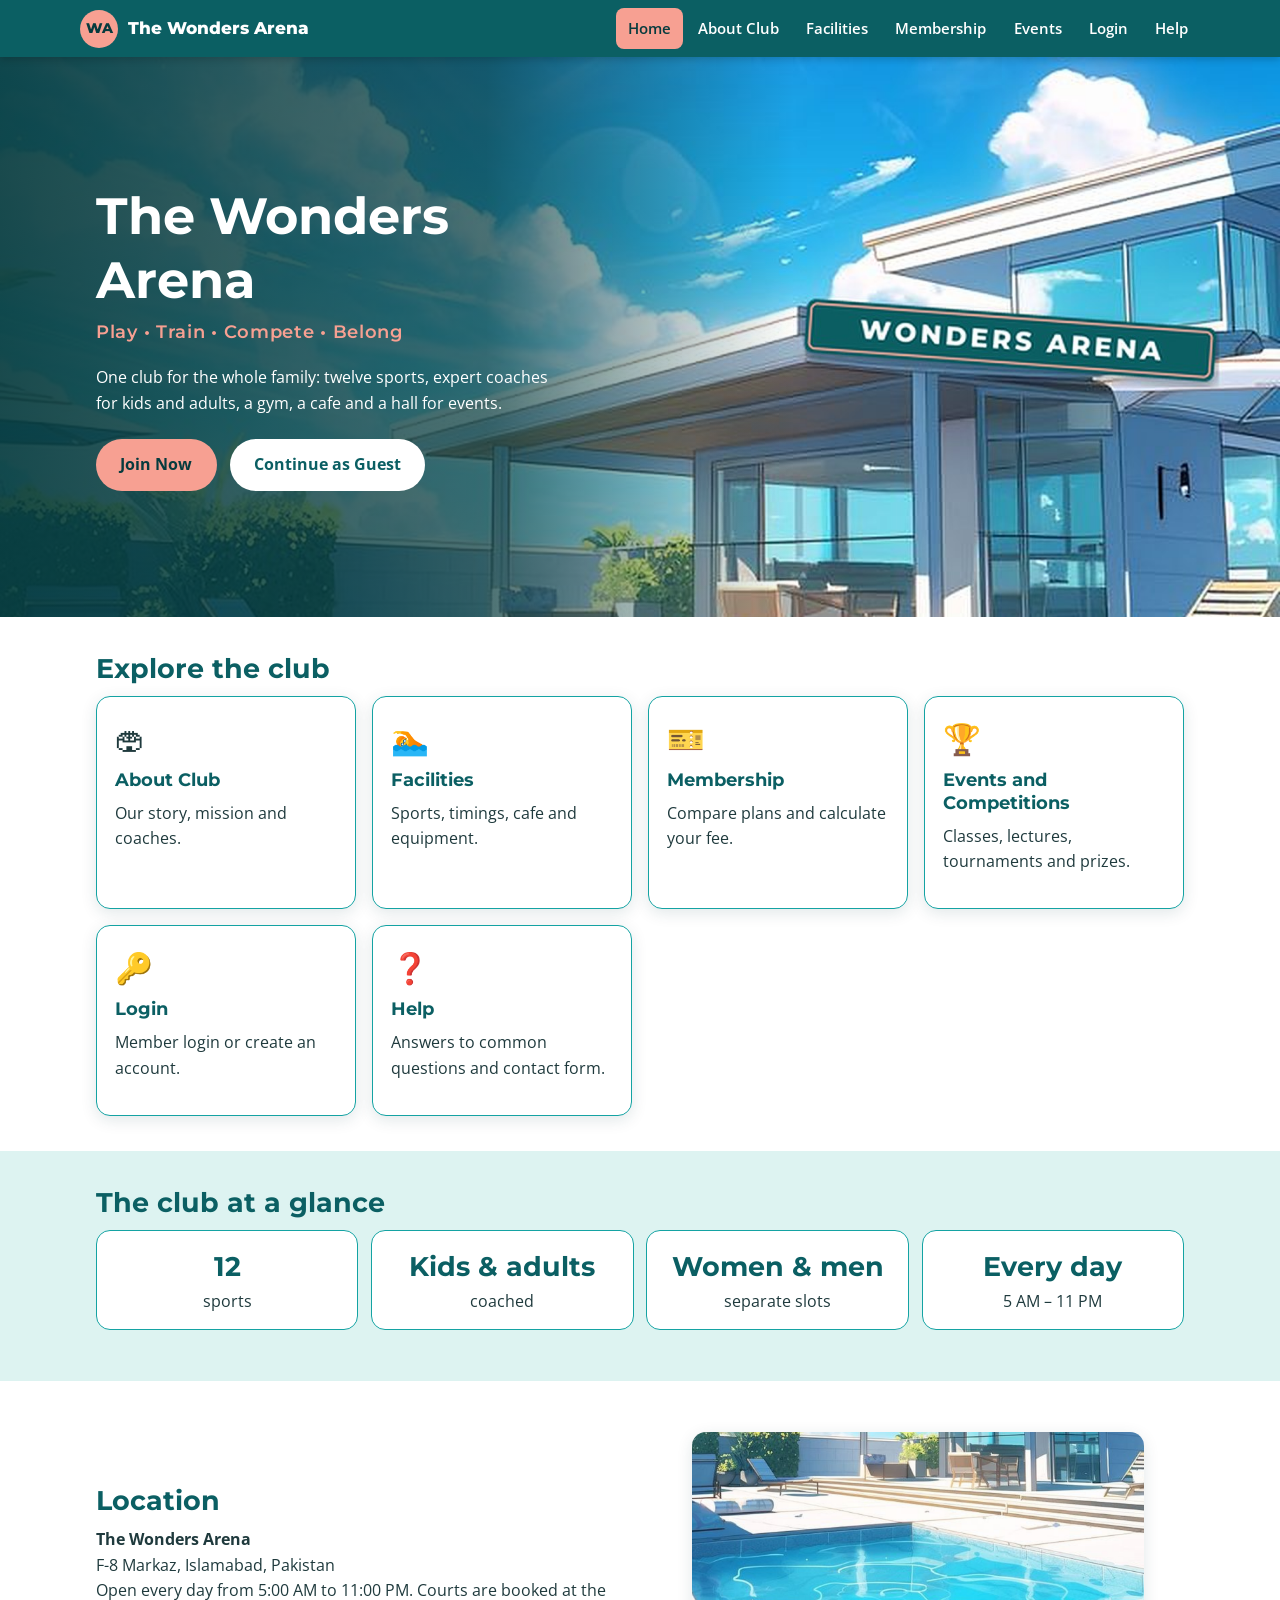
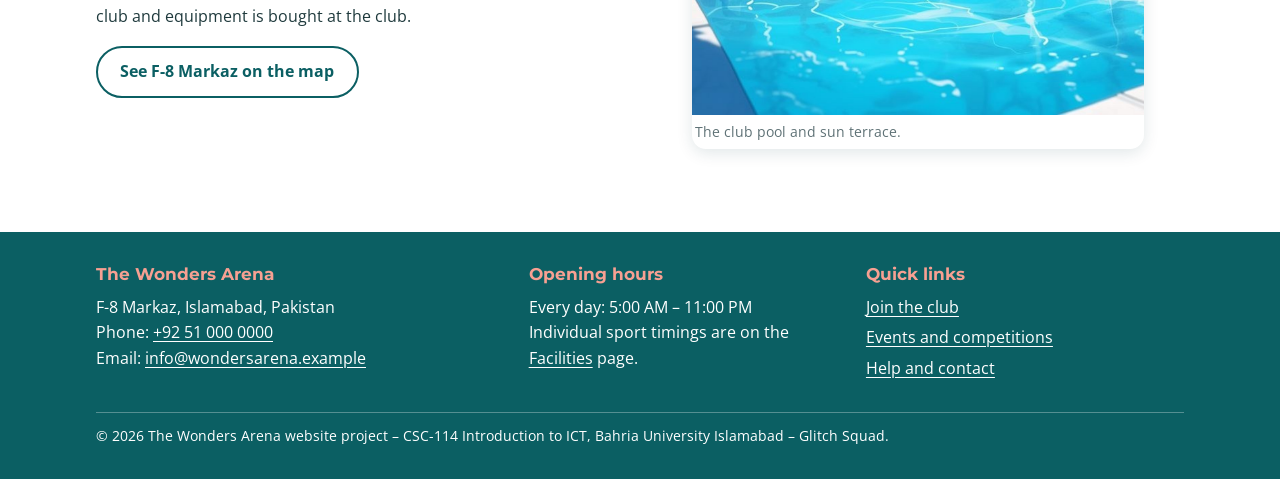
<file: index.html>
<!DOCTYPE html>
<html lang="en">
<head>
  <meta charset="utf-8">
  <meta name="viewport" content="width=device-width, initial-scale=1">
  <title>The Wonders Arena | Multi-sport club in F-8 Markaz, Islamabad</title>
  <meta name="description" content="The Wonders Arena: a multi-sport club in F-8 Markaz, Islamabad. Play, train, compete and belong.">
  <link rel="preconnect" href="https://fonts.googleapis.com">
  <link rel="preconnect" href="https://fonts.gstatic.com" crossorigin>
  <link rel="stylesheet" href="https://fonts.googleapis.com/css2?family=Montserrat:wght@600;700;800&amp;family=Open+Sans:wght@400;600;700&amp;display=swap">
  <link rel="stylesheet" href="css/style.css">
  <link rel="icon" href="images/favicon.svg" type="image/svg+xml">
</head>
<body>
  <a class="skip-link" href="#main">Skip to main content</a>
  <header class="site-header">
    <div class="header-bar">
      <a class="logo" href="index.html" aria-label="The Wonders Arena, home page">
        <span class="logo-mark" aria-hidden="true">WA</span>
        <span>The Wonders Arena</span>
      </a>
    </div>
    <nav id="site-nav" class="main-nav" aria-label="Main navigation">
      <ul>
        <li><a href="index.html" aria-current="page">Home</a></li>
        <li><a href="about.html">About Club</a></li>
        <li><a href="facilities.html">Facilities</a></li>
        <li><a href="membership.html">Membership</a></li>
        <li><a href="events.html">Events</a></li>
        <li><a href="login.html">Login</a></li>
        <li><a href="help.html">Help</a></li>
      </ul>
    </nav>
  </header>

  <main id="main">

    <section class="hero" aria-labelledby="hero-title">
      <div class="hero-media">
        <img src="images/hero.jpg" width="1472" height="1954" alt="Sunlit swimming pool in front of a modern clubhouse with the Wonders Arena sign on the roof edge">
      </div>
      <div class="hero-content">
        <h1 id="hero-title">The Wonders Arena</h1>
        <p class="tagline">Play &bull; Train &bull; Compete &bull; Belong</p>
        <p class="hero-text">One club for the whole family: twelve sports, expert coaches for kids and adults, a gym, a cafe and a hall for events.</p>
        <div class="btn-row">
          <a class="btn btn-primary" href="membership.html#signup">Join Now</a>
          <a class="btn btn-light" href="about.html">Continue as Guest</a>
        </div>
      </div>
    </section>

    <section class="section" aria-labelledby="explore-title">
      <div class="container">
        <h2 id="explore-title">Explore the club</h2>
        <div class="card-grid">
          <a class="card card-link" href="about.html"><span class="icon" aria-hidden="true">&#127967;</span><h3>About Club</h3><p>Our story, mission and coaches.</p></a>
          <a class="card card-link" href="facilities.html"><span class="icon" aria-hidden="true">&#127946;</span><h3>Facilities</h3><p>Sports, timings, cafe and equipment.</p></a>
          <a class="card card-link" href="membership.html"><span class="icon" aria-hidden="true">&#127915;</span><h3>Membership</h3><p>Compare plans and calculate your fee.</p></a>
          <a class="card card-link" href="events.html"><span class="icon" aria-hidden="true">&#127942;</span><h3>Events and Competitions</h3><p>Classes, lectures, tournaments and prizes.</p></a>
          <a class="card card-link" href="login.html"><span class="icon" aria-hidden="true">&#128273;</span><h3>Login</h3><p>Member login or create an account.</p></a>
          <a class="card card-link" href="help.html"><span class="icon" aria-hidden="true">&#10067;</span><h3>Help</h3><p>Answers to common questions and contact form.</p></a>
        </div>
      </div>
    </section>

    <section class="section section-mint" aria-labelledby="glance-title">
      <div class="container">
        <h2 id="glance-title">The club at a glance</h2>
        <div class="stats">
          <p class="stat"><strong>12</strong> sports</p>
          <p class="stat"><strong>Kids &amp; adults</strong> coached</p>
          <p class="stat"><strong>Women &amp; men</strong> separate slots</p>
          <p class="stat"><strong>Every day</strong> 5 AM &ndash; 11 PM</p>
        </div>
      </div>
    </section>

    <section class="section" aria-labelledby="location-title">
      <div class="container two-col">
        <div>
          <h2 id="location-title">Location</h2>
          <address>
            <strong>The Wonders Arena</strong><br>
            F-8 Markaz, Islamabad, Pakistan
          </address>
          <p>Open every day from 5:00 AM to 11:00 PM. Courts are booked at the club and equipment is bought at the club.</p>
          <a class="btn btn-outline" href="https://www.openstreetmap.org/search?query=F-8%20Markaz%2C%20Islamabad">See F-8 Markaz on the map</a>
        </div>
        <figure class="figure-img">
          <img src="images/pool.jpg" width="1472" height="834" loading="lazy" alt="Clear blue club swimming pool with sun loungers beside the clubhouse">
          <figcaption>The club pool and sun terrace.</figcaption>
        </figure>
      </div>
    </section>

  </main>

  <footer class="site-footer">
    <div class="container">
      <div class="footer-grid">
        <div>
          <h2>The Wonders Arena</h2>
          <address>
            F-8 Markaz, Islamabad, Pakistan<br>
            Phone: <a href="tel:+92510000000">+92 51 000 0000</a><br>
            Email: <a href="mailto:info@wondersarena.example">info@wondersarena.example</a>
          </address>
        </div>
        <div>
          <h2>Opening hours</h2>
          <p>Every day: 5:00 AM &ndash; 11:00 PM<br>Individual sport timings are on the <a href="facilities.html">Facilities</a> page.</p>
        </div>
        <div>
          <h2>Quick links</h2>
          <ul>
            <li><a href="membership.html">Join the club</a></li>
            <li><a href="events.html">Events and competitions</a></li>
            <li><a href="help.html">Help and contact</a></li>
          </ul>
        </div>
      </div>
      <p class="copyright">&copy; 2026 The Wonders Arena website project &ndash; CSC-114 Introduction to ICT, Bahria University Islamabad &ndash; Glitch Squad.</p>
    </div>
  </footer>
</body></html>
</file>
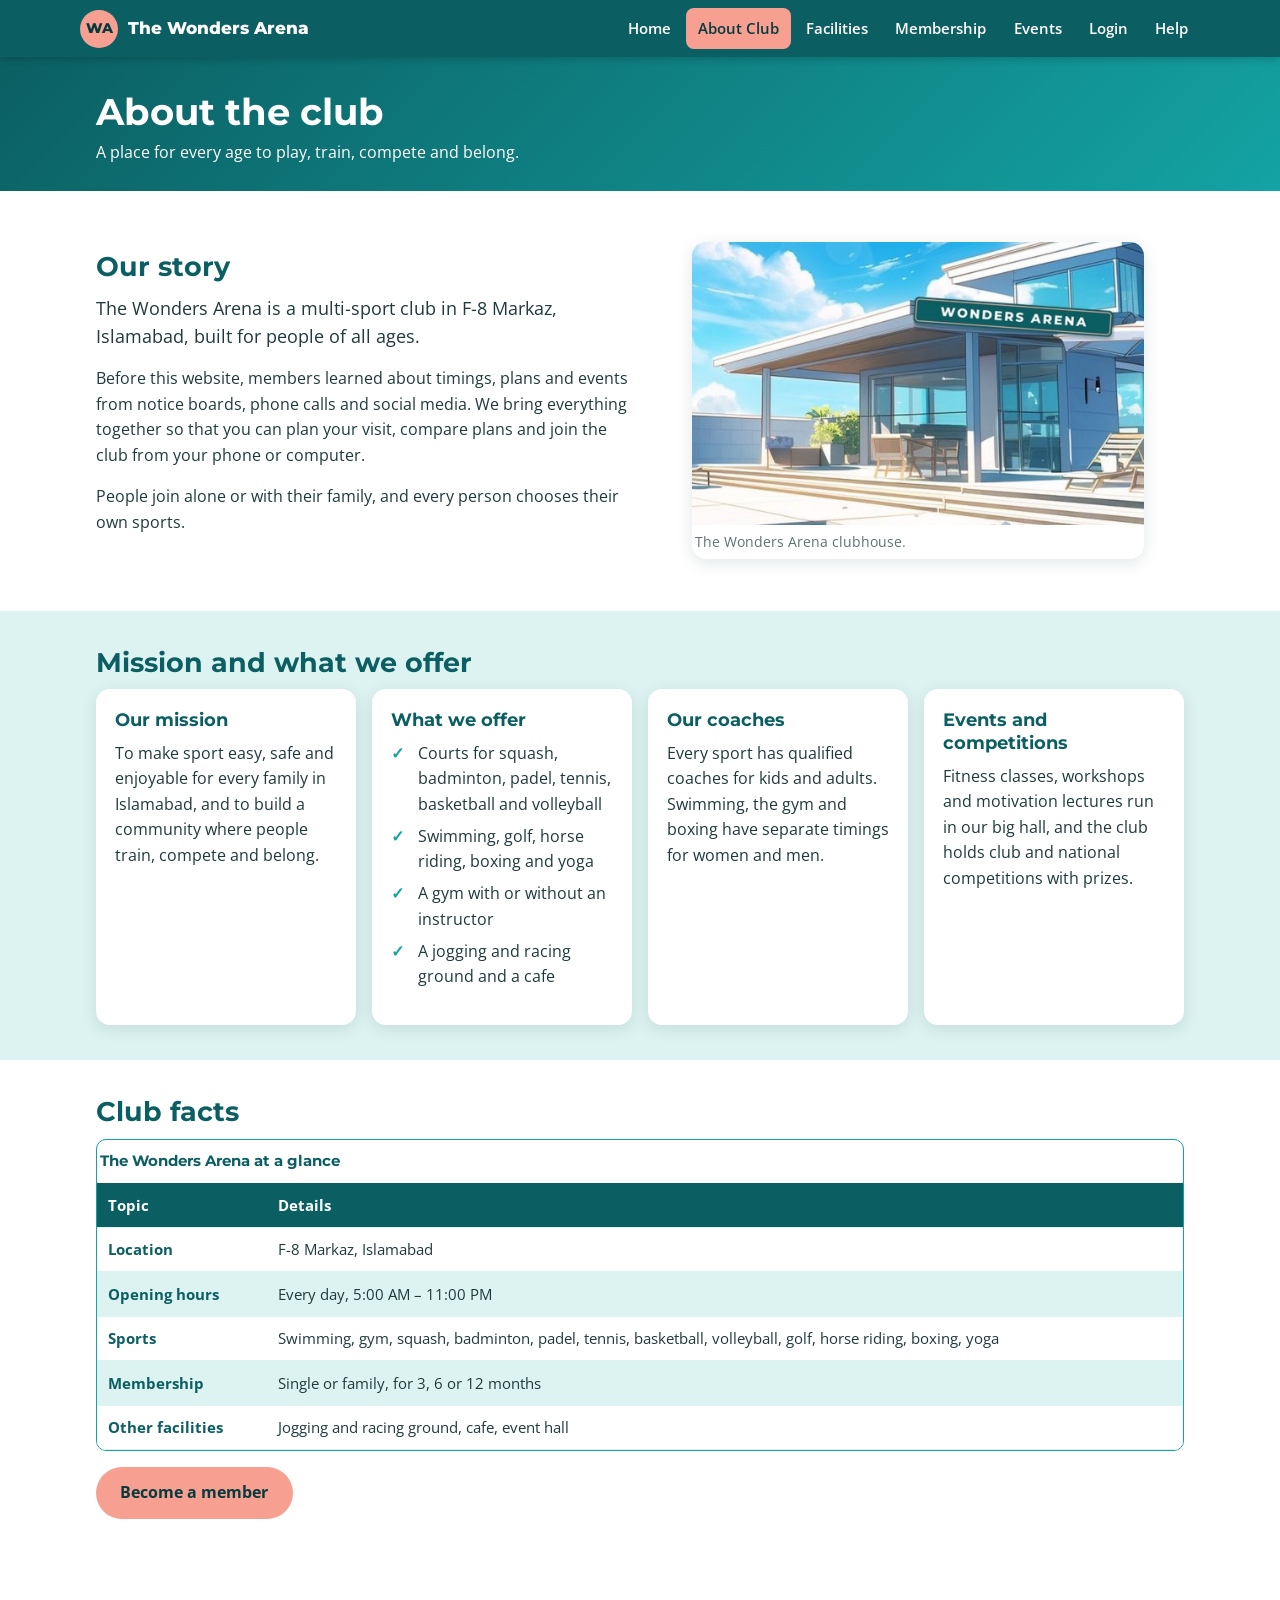
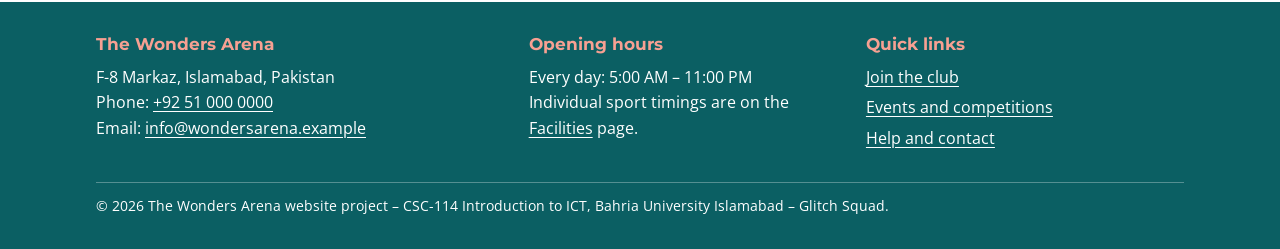
<file: about.html>
<!DOCTYPE html>
<html lang="en">
<head>
  <meta charset="utf-8">
  <meta name="viewport" content="width=device-width, initial-scale=1">
  <title>About Club | The Wonders Arena</title>
  <meta name="description" content="The story, mission, facilities and coaches of The Wonders Arena sports club in Islamabad.">
  <link rel="preconnect" href="https://fonts.googleapis.com">
  <link rel="preconnect" href="https://fonts.gstatic.com" crossorigin>
  <link rel="stylesheet" href="https://fonts.googleapis.com/css2?family=Montserrat:wght@600;700;800&amp;family=Open+Sans:wght@400;600;700&amp;display=swap">
  <link rel="stylesheet" href="css/style.css">
  <link rel="icon" href="images/favicon.svg" type="image/svg+xml">
</head>
<body>
  <a class="skip-link" href="#main">Skip to main content</a>
  <header class="site-header">
    <div class="header-bar">
      <a class="logo" href="index.html" aria-label="The Wonders Arena, home page">
        <span class="logo-mark" aria-hidden="true">WA</span>
        <span>The Wonders Arena</span>
      </a>
    </div>
    <nav id="site-nav" class="main-nav" aria-label="Main navigation">
      <ul>
        <li><a href="index.html">Home</a></li>
        <li><a href="about.html" aria-current="page">About Club</a></li>
        <li><a href="facilities.html">Facilities</a></li>
        <li><a href="membership.html">Membership</a></li>
        <li><a href="events.html">Events</a></li>
        <li><a href="login.html">Login</a></li>
        <li><a href="help.html">Help</a></li>
      </ul>
    </nav>
  </header>

  <main id="main">
    <section class="page-title">
      <div class="container">
        <h1>About the club</h1>
        <p>A place for every age to play, train, compete and belong.</p>
      </div>
    </section>

    <section class="section">
      <div class="container two-col">
        <div>
          <h2>Our story</h2>
          <p class="lead">The Wonders Arena is a multi-sport club in F-8 Markaz, Islamabad, built for people of all ages.</p>
          <p>Before this website, members learned about timings, plans and events from notice boards, phone calls and social media. We bring everything together so that you can plan your visit, compare plans and join the club from your phone or computer.</p>
          <p>People join alone or with their family, and every person chooses their own sports.</p>
        </div>
        <figure class="figure-img">
          <img src="images/clubhouse.jpg" width="1072" height="680" alt="Modern Wonders Arena clubhouse with a covered terrace, pool and sun loungers">
          <figcaption>The Wonders Arena clubhouse.</figcaption>
        </figure>
      </div>
    </section>

    <section class="section section-mint" aria-labelledby="pillars-title">
      <div class="container">
        <h2 id="pillars-title">Mission and what we offer</h2>
        <div class="card-grid">
          <article class="card"><h3>Our mission</h3><p>To make sport easy, safe and enjoyable for every family in Islamabad, and to build a community where people train, compete and belong.</p></article>
          <article class="card">
            <h3>What we offer</h3>
            <ul class="check-list">
              <li>Courts for squash, badminton, padel, tennis, basketball and volleyball</li>
              <li>Swimming, golf, horse riding, boxing and yoga</li>
              <li>A gym with or without an instructor</li>
              <li>A jogging and racing ground and a cafe</li>
            </ul>
          </article>
          <article class="card"><h3>Our coaches</h3><p>Every sport has qualified coaches for kids and adults. Swimming, the gym and boxing have separate timings for women and men.</p></article>
          <article class="card"><h3>Events and competitions</h3><p>Fitness classes, workshops and motivation lectures run in our big hall, and the club holds club and national competitions with prizes.</p></article>
        </div>
      </div>
    </section>

    <section class="section" aria-labelledby="facts-title">
      <div class="container">
        <h2 id="facts-title">Club facts</h2>
        <div class="table-wrap" role="region" aria-label="Club facts table" tabindex="0">
          <table>
            <caption>The Wonders Arena at a glance</caption>
            <thead><tr><th scope="col">Topic</th><th scope="col">Details</th></tr></thead>
            <tbody>
              <tr><th scope="row">Location</th><td>F-8 Markaz, Islamabad</td></tr>
              <tr><th scope="row">Opening hours</th><td>Every day, 5:00 AM &ndash; 11:00 PM</td></tr>
              <tr><th scope="row">Sports</th><td>Swimming, gym, squash, badminton, padel, tennis, basketball, volleyball, golf, horse riding, boxing, yoga</td></tr>
              <tr><th scope="row">Membership</th><td>Single or family, for 3, 6 or 12 months</td></tr>
              <tr><th scope="row">Other facilities</th><td>Jogging and racing ground, cafe, event hall</td></tr>
            </tbody>
          </table>
        </div>
        <p><a class="btn btn-primary" href="membership.html#signup">Become a member</a></p>
      </div>
    </section>

  </main>

  <footer class="site-footer">
    <div class="container">
      <div class="footer-grid">
        <div>
          <h2>The Wonders Arena</h2>
          <address>
            F-8 Markaz, Islamabad, Pakistan<br>
            Phone: <a href="tel:+92510000000">+92 51 000 0000</a><br>
            Email: <a href="mailto:info@wondersarena.example">info@wondersarena.example</a>
          </address>
        </div>
        <div>
          <h2>Opening hours</h2>
          <p>Every day: 5:00 AM &ndash; 11:00 PM<br>Individual sport timings are on the <a href="facilities.html">Facilities</a> page.</p>
        </div>
        <div>
          <h2>Quick links</h2>
          <ul>
            <li><a href="membership.html">Join the club</a></li>
            <li><a href="events.html">Events and competitions</a></li>
            <li><a href="help.html">Help and contact</a></li>
          </ul>
        </div>
      </div>
      <p class="copyright">&copy; 2026 The Wonders Arena website project &ndash; CSC-114 Introduction to ICT, Bahria University Islamabad &ndash; Glitch Squad.</p>
    </div>
  </footer>
</body>
</html>
</file>
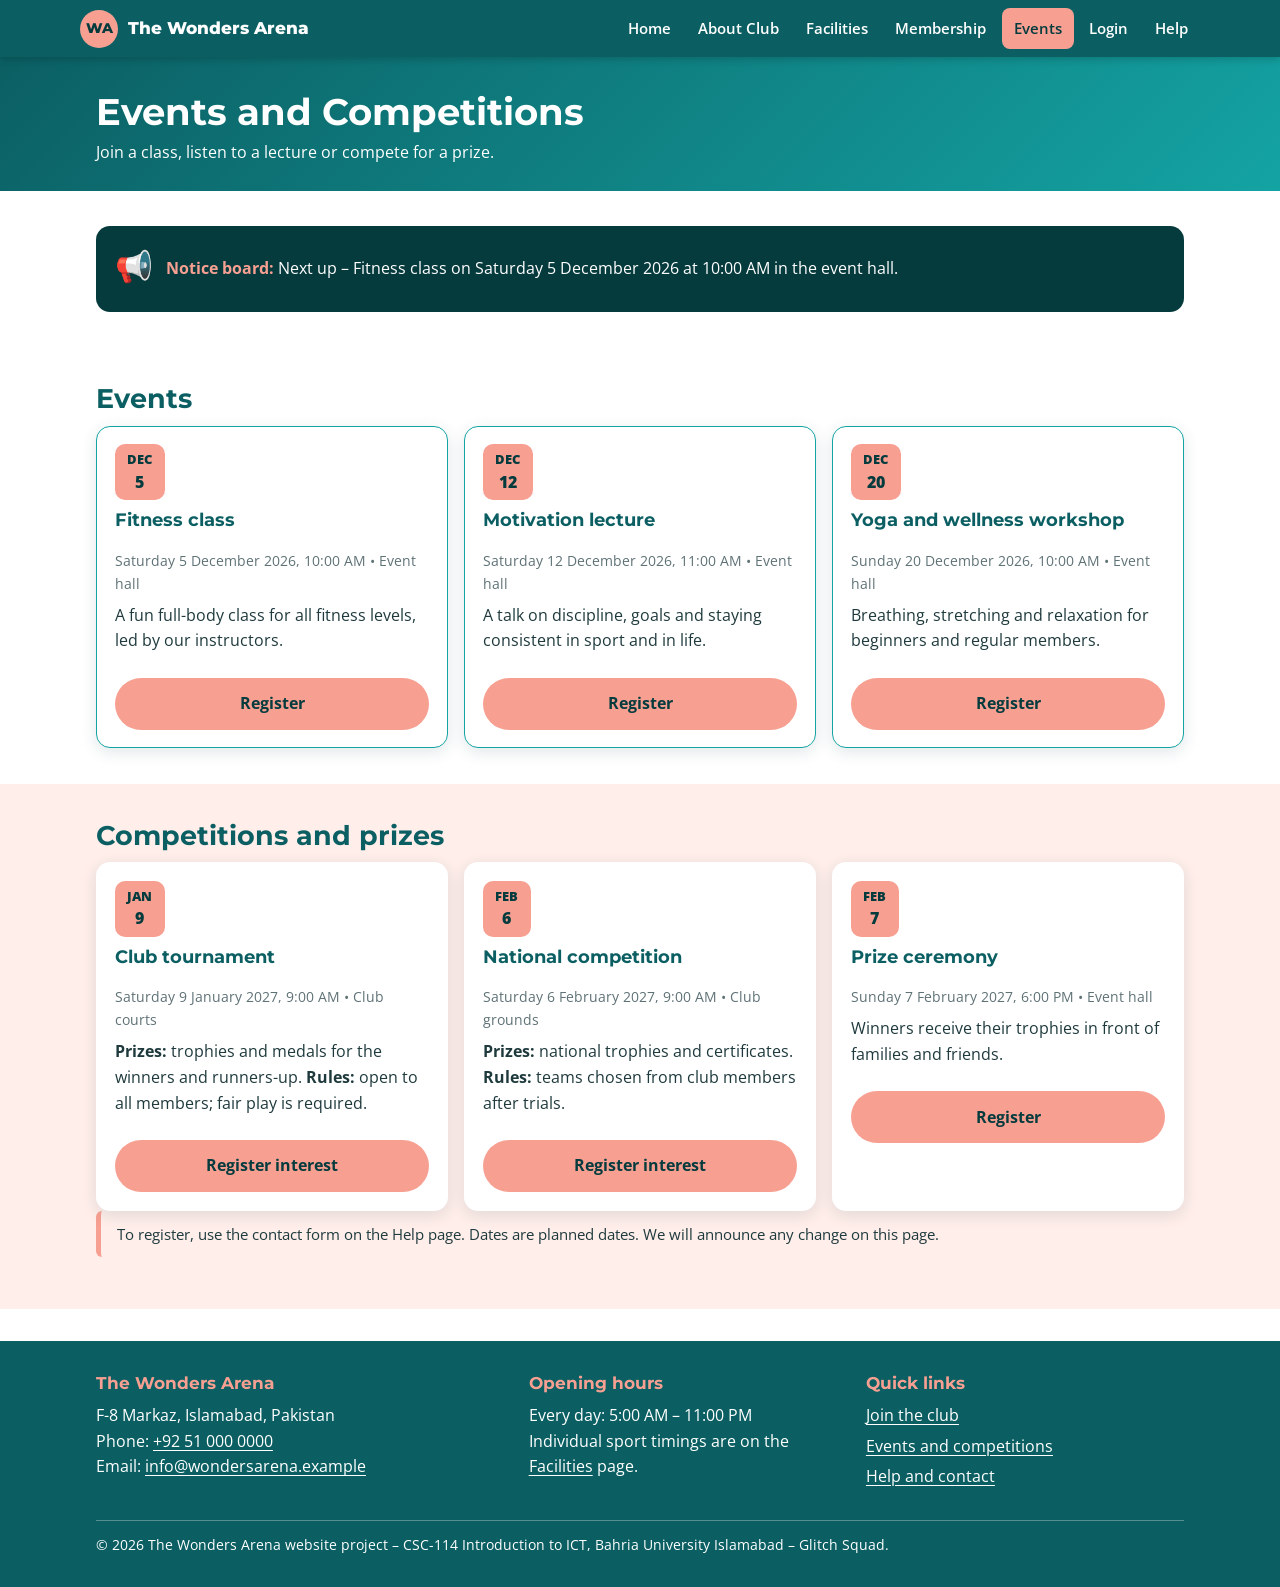
<file: events.html>
<!DOCTYPE html>
<html lang="en">
<head>
  <meta charset="utf-8">
  <meta name="viewport" content="width=device-width, initial-scale=1">
  <title>Events and Competitions | The Wonders Arena</title>
  <meta name="description" content="Fitness classes, motivation lectures, club tournaments and national competitions at The Wonders Arena.">
  <link rel="preconnect" href="https://fonts.googleapis.com">
  <link rel="preconnect" href="https://fonts.gstatic.com" crossorigin>
  <link rel="stylesheet" href="https://fonts.googleapis.com/css2?family=Montserrat:wght@600;700;800&amp;family=Open+Sans:wght@400;600;700&amp;display=swap">
  <link rel="stylesheet" href="css/style.css">
  <link rel="icon" href="images/favicon.svg" type="image/svg+xml">
</head>
<body>
  <a class="skip-link" href="#main">Skip to main content</a>
  <header class="site-header">
    <div class="header-bar">
      <a class="logo" href="index.html" aria-label="The Wonders Arena, home page">
        <span class="logo-mark" aria-hidden="true">WA</span>
        <span>The Wonders Arena</span>
      </a>
    </div>
    <nav id="site-nav" class="main-nav" aria-label="Main navigation">
      <ul>
        <li><a href="index.html">Home</a></li>
        <li><a href="about.html">About Club</a></li>
        <li><a href="facilities.html">Facilities</a></li>
        <li><a href="membership.html">Membership</a></li>
        <li><a href="events.html" aria-current="page">Events</a></li>
        <li><a href="login.html">Login</a></li>
        <li><a href="help.html">Help</a></li>
      </ul>
    </nav>
  </header>

  <main id="main">
    <section class="page-title">
      <div class="container">
        <h1>Events and Competitions</h1>
        <p>Join a class, listen to a lecture or compete for a prize.</p>
      </div>
    </section>

    <section class="section" aria-labelledby="notice-title">
      <div class="container">
        <div class="notice-board">
          <span class="icon" aria-hidden="true">&#128226;</span>
          <p class="no-margin"><strong id="notice-title">Notice board:</strong> Next up &ndash; Fitness class on Saturday 5 December 2026 at 10:00 AM in the event hall.</p>
        </div>
      </div>
    </section>

    <section class="section" aria-labelledby="events-title">
      <div class="container">
        <h2 id="events-title">Events</h2>
        <div class="card-grid">
          <article class="card event-card">
            <span class="event-date"><span>Dec</span>5</span>
            <h3>Fitness class</h3>
            <p class="event-meta"><time datetime="2026-12-05T10:00">Saturday 5 December 2026, 10:00 AM</time> &bull; Event hall</p>
            <p>A fun full-body class for all fitness levels, led by our instructors.</p>
            <a class="btn btn-primary" href="help.html#contact">Register</a>
          </article>
          <article class="card event-card">
            <span class="event-date"><span>Dec</span>12</span>
            <h3>Motivation lecture</h3>
            <p class="event-meta"><time datetime="2026-12-12T11:00">Saturday 12 December 2026, 11:00 AM</time> &bull; Event hall</p>
            <p>A talk on discipline, goals and staying consistent in sport and in life.</p>
            <a class="btn btn-primary" href="help.html#contact">Register</a>
          </article>
          <article class="card event-card">
            <span class="event-date"><span>Dec</span>20</span>
            <h3>Yoga and wellness workshop</h3>
            <p class="event-meta"><time datetime="2026-12-20T10:00">Sunday 20 December 2026, 10:00 AM</time> &bull; Event hall</p>
            <p>Breathing, stretching and relaxation for beginners and regular members.</p>
            <a class="btn btn-primary" href="help.html#contact">Register</a>
          </article>
        </div>
      </div>
    </section>

    <section class="section section-coral" aria-labelledby="comp-title">
      <div class="container">
        <h2 id="comp-title">Competitions and prizes</h2>
        <div class="card-grid">
          <article class="card event-card">
            <span class="event-date"><span>Jan</span>9</span>
            <h3>Club tournament</h3>
            <p class="event-meta"><time datetime="2027-01-09T09:00">Saturday 9 January 2027, 9:00 AM</time> &bull; Club courts</p>
            <p><strong>Prizes:</strong> trophies and medals for the winners and runners-up. <strong>Rules:</strong> open to all members; fair play is required.</p>
            <a class="btn btn-primary" href="help.html#contact">Register interest</a>
          </article>
          <article class="card event-card">
            <span class="event-date"><span>Feb</span>6</span>
            <h3>National competition</h3>
            <p class="event-meta"><time datetime="2027-02-06T09:00">Saturday 6 February 2027, 9:00 AM</time> &bull; Club grounds</p>
            <p><strong>Prizes:</strong> national trophies and certificates. <strong>Rules:</strong> teams chosen from club members after trials.</p>
            <a class="btn btn-primary" href="help.html#contact">Register interest</a>
          </article>
          <article class="card event-card">
            <span class="event-date"><span>Feb</span>7</span>
            <h3>Prize ceremony</h3>
            <p class="event-meta"><time datetime="2027-02-07T18:00">Sunday 7 February 2027, 6:00 PM</time> &bull; Event hall</p>
            <p>Winners receive their trophies in front of families and friends.</p>
            <a class="btn btn-primary" href="help.html#contact">Register</a>
          </article>
        </div>
        <p class="note">To register, use the contact form on the Help page. Dates are planned dates. We will announce any change on this page.</p>
      </div>
    </section>

  </main>

  <footer class="site-footer">
    <div class="container">
      <div class="footer-grid">
        <div>
          <h2>The Wonders Arena</h2>
          <address>
            F-8 Markaz, Islamabad, Pakistan<br>
            Phone: <a href="tel:+92510000000">+92 51 000 0000</a><br>
            Email: <a href="mailto:info@wondersarena.example">info@wondersarena.example</a>
          </address>
        </div>
        <div>
          <h2>Opening hours</h2>
          <p>Every day: 5:00 AM &ndash; 11:00 PM<br>Individual sport timings are on the <a href="facilities.html">Facilities</a> page.</p>
        </div>
        <div>
          <h2>Quick links</h2>
          <ul>
            <li><a href="membership.html">Join the club</a></li>
            <li><a href="events.html">Events and competitions</a></li>
            <li><a href="help.html">Help and contact</a></li>
          </ul>
        </div>
      </div>
      <p class="copyright">&copy; 2026 The Wonders Arena website project &ndash; CSC-114 Introduction to ICT, Bahria University Islamabad &ndash; Glitch Squad.</p>
    </div>
  </footer>
</body>
</html>
</file>
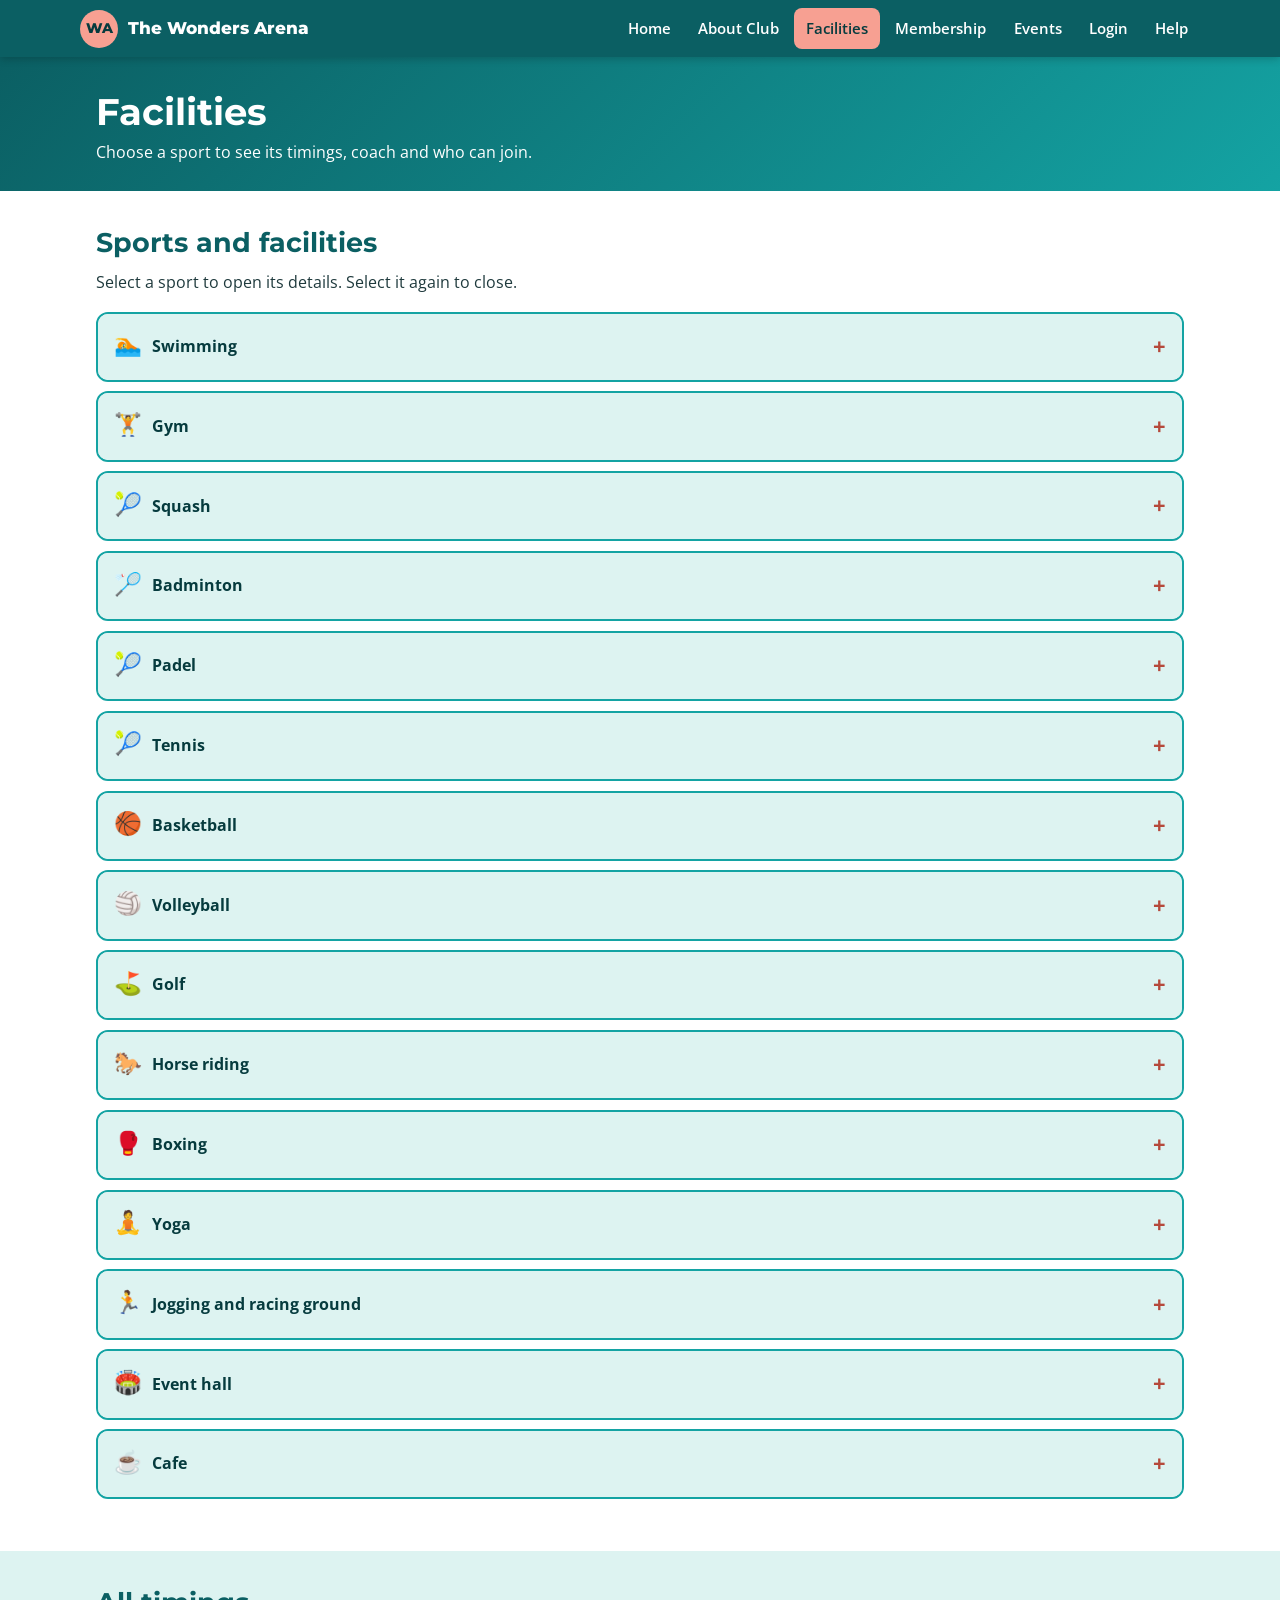
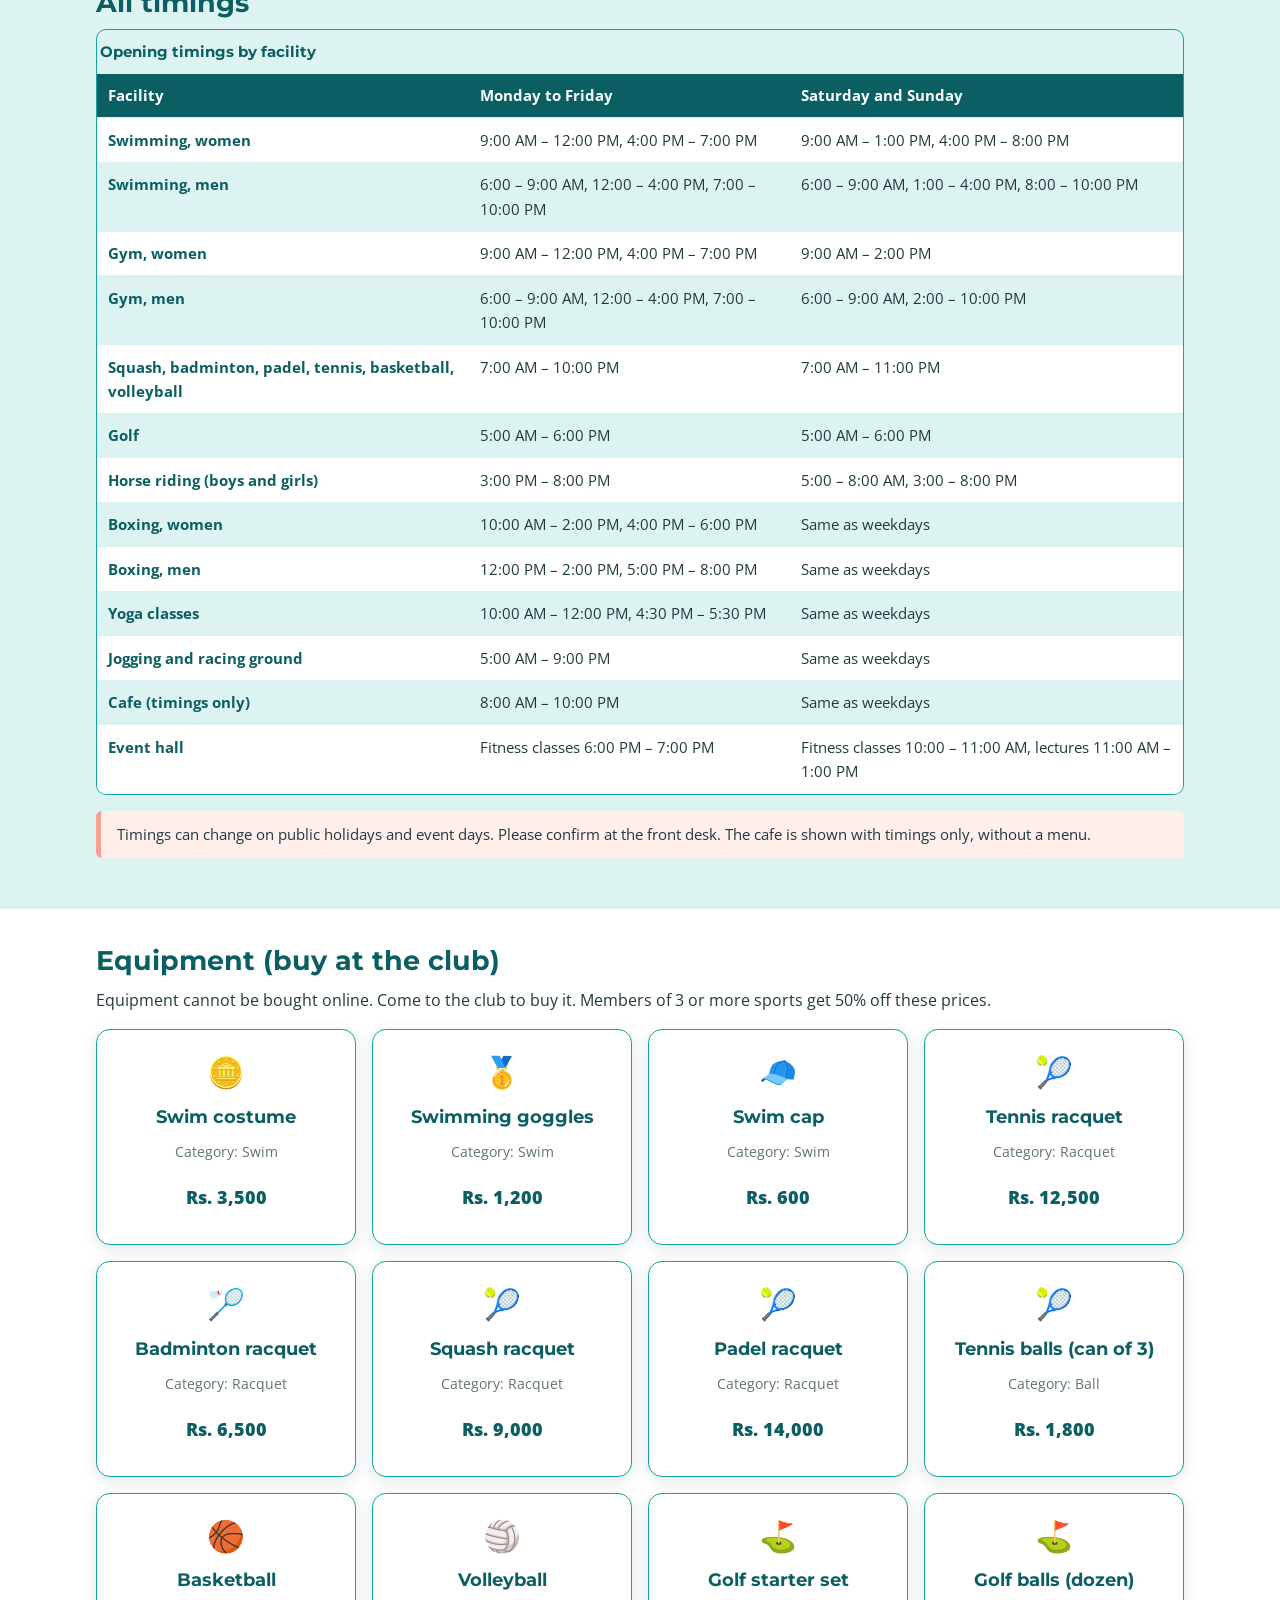
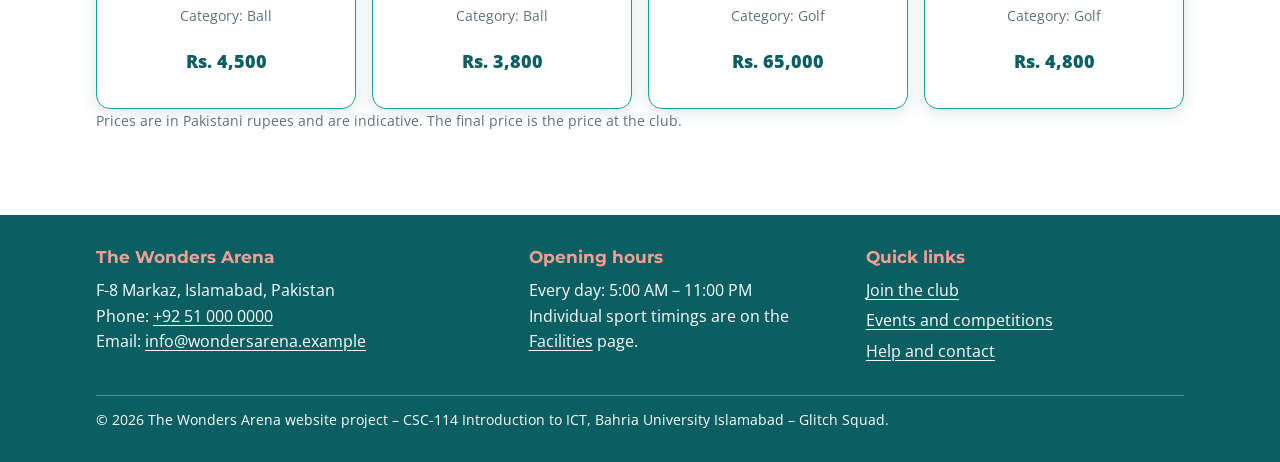
<file: facilities.html>
<!DOCTYPE html>
<html lang="en">
<head>
  <meta charset="utf-8">
  <meta name="viewport" content="width=device-width, initial-scale=1">
  <title>Facilities | The Wonders Arena</title>
  <meta name="description" content="Sports, timings, coaches, cafe and equipment prices at The Wonders Arena.">
  <link rel="preconnect" href="https://fonts.googleapis.com">
  <link rel="preconnect" href="https://fonts.gstatic.com" crossorigin>
  <link rel="stylesheet" href="https://fonts.googleapis.com/css2?family=Montserrat:wght@600;700;800&amp;family=Open+Sans:wght@400;600;700&amp;display=swap">
  <link rel="stylesheet" href="css/style.css">
  <link rel="icon" href="images/favicon.svg" type="image/svg+xml">
</head>
<body>
  <a class="skip-link" href="#main">Skip to main content</a>
  <header class="site-header">
    <div class="header-bar">
      <a class="logo" href="index.html" aria-label="The Wonders Arena, home page">
        <span class="logo-mark" aria-hidden="true">WA</span>
        <span>The Wonders Arena</span>
      </a>
    </div>
    <nav id="site-nav" class="main-nav" aria-label="Main navigation">
      <ul>
        <li><a href="index.html">Home</a></li>
        <li><a href="about.html">About Club</a></li>
        <li><a href="facilities.html" aria-current="page">Facilities</a></li>
        <li><a href="membership.html">Membership</a></li>
        <li><a href="events.html">Events</a></li>
        <li><a href="login.html">Login</a></li>
        <li><a href="help.html">Help</a></li>
      </ul>
    </nav>
  </header>

  <main id="main">
    <section class="page-title">
      <div class="container">
        <h1>Facilities</h1>
        <p>Choose a sport to see its timings, coach and who can join.</p>
      </div>
    </section>

    <section class="section" aria-labelledby="sports-title">
      <div class="container">
        <h2 id="sports-title">Sports and facilities</h2>
        <p>Select a sport to open its details. Select it again to close.</p>
        <div class="facility-list">
          <details class="facility">
            <summary><span class="icon" aria-hidden="true">&#127946;</span> Swimming</summary>
            <div class="facility-body">
              <p><strong>Who can join:</strong> Kids and adults<br><strong>Coach or instructor:</strong> Qualified swimming coaches</p>
              <div class="table-wrap">
                <table>
                  <caption class="visually-hidden">Timings for Swimming</caption>
                  <thead><tr><th scope="col">Group</th><th scope="col">Monday to Friday</th><th scope="col">Saturday and Sunday</th></tr></thead>
                  <tbody><tr><th scope="row">Women</th><td>9:00 AM &ndash; 12:00 PM, 4:00 PM &ndash; 7:00 PM</td><td>9:00 AM &ndash; 1:00 PM, 4:00 PM &ndash; 8:00 PM</td></tr><tr><th scope="row">Men</th><td>6:00 &ndash; 9:00 AM, 12:00 &ndash; 4:00 PM, 7:00 &ndash; 10:00 PM</td><td>6:00 &ndash; 9:00 AM, 1:00 &ndash; 4:00 PM, 8:00 &ndash; 10:00 PM</td></tr></tbody>
                </table>
              </div>
              <p class="small">Separate slots for women and men.</p>
            </div>
          </details>
          <details class="facility">
            <summary><span class="icon" aria-hidden="true">&#127947;&#65039;</span> Gym</summary>
            <div class="facility-body">
              <p><strong>Who can join:</strong> Adults, with or without an instructor<br><strong>Coach or instructor:</strong> Certified gym instructors</p>
              <div class="table-wrap">
                <table>
                  <caption class="visually-hidden">Timings for Gym</caption>
                  <thead><tr><th scope="col">Group</th><th scope="col">Monday to Friday</th><th scope="col">Saturday and Sunday</th></tr></thead>
                  <tbody><tr><th scope="row">Women</th><td>9:00 AM &ndash; 12:00 PM, 4:00 PM &ndash; 7:00 PM</td><td>9:00 AM &ndash; 2:00 PM</td></tr><tr><th scope="row">Men</th><td>6:00 &ndash; 9:00 AM, 12:00 &ndash; 4:00 PM, 7:00 &ndash; 10:00 PM</td><td>6:00 &ndash; 9:00 AM, 2:00 &ndash; 10:00 PM</td></tr></tbody>
                </table>
              </div>
              <p class="small">Choose the gym with an instructor or without one when you join.</p>
            </div>
          </details>
          <details class="facility">
            <summary><span class="icon" aria-hidden="true">&#127934;</span> Squash</summary>
            <div class="facility-body">
              <p><strong>Who can join:</strong> Kids and adults<br><strong>Coach or instructor:</strong> Squash coaches</p>
              <div class="table-wrap">
                <table>
                  <caption class="visually-hidden">Timings for Squash</caption>
                  <thead><tr><th scope="col">Group</th><th scope="col">Monday to Friday</th><th scope="col">Saturday and Sunday</th></tr></thead>
                  <tbody><tr><th scope="row">All members</th><td>7:00 AM &ndash; 10:00 PM</td><td>7:00 AM &ndash; 11:00 PM</td></tr></tbody>
                </table>
              </div>
              <p class="small">Courts are booked at the club.</p>
            </div>
          </details>
          <details class="facility">
            <summary><span class="icon" aria-hidden="true">&#127992;</span> Badminton</summary>
            <div class="facility-body">
              <p><strong>Who can join:</strong> Kids and adults<br><strong>Coach or instructor:</strong> Badminton coaches</p>
              <div class="table-wrap">
                <table>
                  <caption class="visually-hidden">Timings for Badminton</caption>
                  <thead><tr><th scope="col">Group</th><th scope="col">Monday to Friday</th><th scope="col">Saturday and Sunday</th></tr></thead>
                  <tbody><tr><th scope="row">All members</th><td>7:00 AM &ndash; 10:00 PM</td><td>7:00 AM &ndash; 11:00 PM</td></tr></tbody>
                </table>
              </div>
              <p class="small">Courts are booked at the club.</p>
            </div>
          </details>
          <details class="facility">
            <summary><span class="icon" aria-hidden="true">&#127934;</span> Padel</summary>
            <div class="facility-body">
              <p><strong>Who can join:</strong> Kids and adults<br><strong>Coach or instructor:</strong> Padel coaches</p>
              <div class="table-wrap">
                <table>
                  <caption class="visually-hidden">Timings for Padel</caption>
                  <thead><tr><th scope="col">Group</th><th scope="col">Monday to Friday</th><th scope="col">Saturday and Sunday</th></tr></thead>
                  <tbody><tr><th scope="row">All members</th><td>7:00 AM &ndash; 10:00 PM</td><td>7:00 AM &ndash; 11:00 PM</td></tr></tbody>
                </table>
              </div>
              <p class="small">Courts are booked at the club.</p>
            </div>
          </details>
          <details class="facility">
            <summary><span class="icon" aria-hidden="true">&#127934;</span> Tennis</summary>
            <div class="facility-body">
              <p><strong>Who can join:</strong> Kids and adults<br><strong>Coach or instructor:</strong> Tennis coaches</p>
              <div class="table-wrap">
                <table>
                  <caption class="visually-hidden">Timings for Tennis</caption>
                  <thead><tr><th scope="col">Group</th><th scope="col">Monday to Friday</th><th scope="col">Saturday and Sunday</th></tr></thead>
                  <tbody><tr><th scope="row">All members</th><td>7:00 AM &ndash; 10:00 PM</td><td>7:00 AM &ndash; 11:00 PM</td></tr></tbody>
                </table>
              </div>
              <p class="small">Courts are booked at the club.</p>
            </div>
          </details>
          <details class="facility">
            <summary><span class="icon" aria-hidden="true">&#127936;</span> Basketball</summary>
            <div class="facility-body">
              <p><strong>Who can join:</strong> Kids and adults<br><strong>Coach or instructor:</strong> Basketball coaches</p>
              <div class="table-wrap">
                <table>
                  <caption class="visually-hidden">Timings for Basketball</caption>
                  <thead><tr><th scope="col">Group</th><th scope="col">Monday to Friday</th><th scope="col">Saturday and Sunday</th></tr></thead>
                  <tbody><tr><th scope="row">All members</th><td>7:00 AM &ndash; 10:00 PM</td><td>7:00 AM &ndash; 11:00 PM</td></tr></tbody>
                </table>
              </div>
              <p class="small">Courts are booked at the club.</p>
            </div>
          </details>
          <details class="facility">
            <summary><span class="icon" aria-hidden="true">&#127952;</span> Volleyball</summary>
            <div class="facility-body">
              <p><strong>Who can join:</strong> Kids and adults<br><strong>Coach or instructor:</strong> Volleyball coaches</p>
              <div class="table-wrap">
                <table>
                  <caption class="visually-hidden">Timings for Volleyball</caption>
                  <thead><tr><th scope="col">Group</th><th scope="col">Monday to Friday</th><th scope="col">Saturday and Sunday</th></tr></thead>
                  <tbody><tr><th scope="row">All members</th><td>7:00 AM &ndash; 10:00 PM</td><td>7:00 AM &ndash; 11:00 PM</td></tr></tbody>
                </table>
              </div>
              <p class="small">Courts are booked at the club.</p>
            </div>
          </details>
          <details class="facility">
            <summary><span class="icon" aria-hidden="true">&#9971;</span> Golf</summary>
            <div class="facility-body">
              <p><strong>Who can join:</strong> Kids and adults<br><strong>Coach or instructor:</strong> Golf coaches</p>
              <div class="table-wrap">
                <table>
                  <caption class="visually-hidden">Timings for Golf</caption>
                  <thead><tr><th scope="col">Group</th><th scope="col">Monday to Friday</th><th scope="col">Saturday and Sunday</th></tr></thead>
                  <tbody><tr><th scope="row">All members</th><td>5:00 AM &ndash; 6:00 PM</td><td>5:00 AM &ndash; 6:00 PM</td></tr></tbody>
                </table>
              </div>
              <p class="small">Golf equipment can be bought at the club.</p>
            </div>
          </details>
          <details class="facility">
            <summary><span class="icon" aria-hidden="true">&#128014;</span> Horse riding</summary>
            <div class="facility-body">
              <p><strong>Who can join:</strong> Boys and girls, kids and adults<br><strong>Coach or instructor:</strong> Riding instructors</p>
              <div class="table-wrap">
                <table>
                  <caption class="visually-hidden">Timings for Horse riding</caption>
                  <thead><tr><th scope="col">Group</th><th scope="col">Monday to Friday</th><th scope="col">Saturday and Sunday</th></tr></thead>
                  <tbody><tr><th scope="row">Boys and girls</th><td>3:00 PM &ndash; 8:00 PM</td><td>5:00 &ndash; 8:00 AM, 3:00 PM &ndash; 8:00 PM</td></tr></tbody>
                </table>
              </div>
              <p class="small">Open to boys and girls in the same slots.</p>
            </div>
          </details>
          <details class="facility">
            <summary><span class="icon" aria-hidden="true">&#129354;</span> Boxing</summary>
            <div class="facility-body">
              <p><strong>Who can join:</strong> Kids and adults<br><strong>Coach or instructor:</strong> Boxing coaches</p>
              <div class="table-wrap">
                <table>
                  <caption class="visually-hidden">Timings for Boxing</caption>
                  <thead><tr><th scope="col">Group</th><th scope="col">Monday to Friday</th><th scope="col">Saturday and Sunday</th></tr></thead>
                  <tbody><tr><th scope="row">Women</th><td>10:00 AM &ndash; 2:00 PM, 4:00 PM &ndash; 6:00 PM</td><td>Same as weekdays</td></tr><tr><th scope="row">Men</th><td>12:00 PM &ndash; 2:00 PM, 5:00 PM &ndash; 8:00 PM</td><td>Same as weekdays</td></tr></tbody>
                </table>
              </div>
              <p class="small">Separate slots for women and men.</p>
            </div>
          </details>
          <details class="facility">
            <summary><span class="icon" aria-hidden="true">&#129496;</span> Yoga</summary>
            <div class="facility-body">
              <p><strong>Who can join:</strong> Kids and adults<br><strong>Coach or instructor:</strong> Yoga instructors</p>
              <div class="table-wrap">
                <table>
                  <caption class="visually-hidden">Timings for Yoga</caption>
                  <thead><tr><th scope="col">Group</th><th scope="col">Monday to Friday</th><th scope="col">Saturday and Sunday</th></tr></thead>
                  <tbody><tr><th scope="row">All members</th><td>10:00 AM &ndash; 12:00 PM, 4:30 PM &ndash; 5:30 PM</td><td>Same as weekdays</td></tr></tbody>
                </table>
              </div>
              <p class="small">Classes are held in the hall.</p>
            </div>
          </details>
          <details class="facility">
            <summary><span class="icon" aria-hidden="true">&#127939;</span> Jogging and racing ground</summary>
            <div class="facility-body">
              <p><strong>Who can join:</strong> Open for all ages<br><strong>Coach or instructor:</strong> Self-training, coaches on request</p>
              <div class="table-wrap">
                <table>
                  <caption class="visually-hidden">Timings for Jogging and racing ground</caption>
                  <thead><tr><th scope="col">Group</th><th scope="col">Monday to Friday</th><th scope="col">Saturday and Sunday</th></tr></thead>
                  <tbody><tr><th scope="row">All members</th><td>5:00 AM &ndash; 9:00 PM</td><td>Same as weekdays</td></tr></tbody>
                </table>
              </div>
              <p class="small">A track for jogging and racing.</p>
            </div>
          </details>
          <details class="facility">
            <summary><span class="icon" aria-hidden="true">&#127967;&#65039;</span> Event hall</summary>
            <div class="facility-body">
              <p><strong>Who can join:</strong> All ages<br><strong>Coach or instructor:</strong> Class instructors and guest speakers</p>
              <div class="table-wrap">
                <table>
                  <caption class="visually-hidden">Timings for Event hall</caption>
                  <thead><tr><th scope="col">Group</th><th scope="col">Monday to Friday</th><th scope="col">Saturday and Sunday</th></tr></thead>
                  <tbody><tr><th scope="row">Fitness classes</th><td>6:00 PM &ndash; 7:00 PM</td><td>10:00 AM &ndash; 11:00 AM</td></tr><tr><th scope="row">Motivation lectures</th><td>On event days</td><td>11:00 AM &ndash; 1:00 PM</td></tr></tbody>
                </table>
              </div>
              <p class="small">See the Events page for dates.</p>
            </div>
          </details>
          <details class="facility">
            <summary><span class="icon" aria-hidden="true">&#9749;</span> Cafe</summary>
            <div class="facility-body">
              <p><strong>Who can join:</strong> Open for all members and guests<br><strong>Coach or instructor:</strong> Not applicable</p>
              <div class="table-wrap">
                <table>
                  <caption class="visually-hidden">Timings for Cafe</caption>
                  <thead><tr><th scope="col">Group</th><th scope="col">Monday to Friday</th><th scope="col">Saturday and Sunday</th></tr></thead>
                  <tbody><tr><th scope="row">Cafe</th><td>8:00 AM &ndash; 10:00 PM</td><td>Same as weekdays</td></tr></tbody>
                </table>
              </div>
              <p class="small">The website shows cafe timings only.</p>
            </div>
          </details>
        </div>
      </div>
    </section>

    <section class="section section-mint" aria-labelledby="timings-title">
      <div class="container">
        <h2 id="timings-title">All timings</h2>
        <div class="table-wrap" role="region" aria-label="Timings table" tabindex="0">
          <table>
            <caption>Opening timings by facility</caption>
            <thead><tr><th scope="col">Facility</th><th scope="col">Monday to Friday</th><th scope="col">Saturday and Sunday</th></tr></thead>
            <tbody>
              <tr><th scope="row">Swimming, women</th><td>9:00 AM &ndash; 12:00 PM, 4:00 PM &ndash; 7:00 PM</td><td>9:00 AM &ndash; 1:00 PM, 4:00 PM &ndash; 8:00 PM</td></tr>
              <tr><th scope="row">Swimming, men</th><td>6:00 &ndash; 9:00 AM, 12:00 &ndash; 4:00 PM, 7:00 &ndash; 10:00 PM</td><td>6:00 &ndash; 9:00 AM, 1:00 &ndash; 4:00 PM, 8:00 &ndash; 10:00 PM</td></tr>
              <tr><th scope="row">Gym, women</th><td>9:00 AM &ndash; 12:00 PM, 4:00 PM &ndash; 7:00 PM</td><td>9:00 AM &ndash; 2:00 PM</td></tr>
              <tr><th scope="row">Gym, men</th><td>6:00 &ndash; 9:00 AM, 12:00 &ndash; 4:00 PM, 7:00 &ndash; 10:00 PM</td><td>6:00 &ndash; 9:00 AM, 2:00 &ndash; 10:00 PM</td></tr>
              <tr><th scope="row">Squash, badminton, padel, tennis, basketball, volleyball</th><td>7:00 AM &ndash; 10:00 PM</td><td>7:00 AM &ndash; 11:00 PM</td></tr>
              <tr><th scope="row">Golf</th><td>5:00 AM &ndash; 6:00 PM</td><td>5:00 AM &ndash; 6:00 PM</td></tr>
              <tr><th scope="row">Horse riding (boys and girls)</th><td>3:00 PM &ndash; 8:00 PM</td><td>5:00 &ndash; 8:00 AM, 3:00 &ndash; 8:00 PM</td></tr>
              <tr><th scope="row">Boxing, women</th><td>10:00 AM &ndash; 2:00 PM, 4:00 PM &ndash; 6:00 PM</td><td>Same as weekdays</td></tr>
              <tr><th scope="row">Boxing, men</th><td>12:00 PM &ndash; 2:00 PM, 5:00 PM &ndash; 8:00 PM</td><td>Same as weekdays</td></tr>
              <tr><th scope="row">Yoga classes</th><td>10:00 AM &ndash; 12:00 PM, 4:30 PM &ndash; 5:30 PM</td><td>Same as weekdays</td></tr>
              <tr><th scope="row">Jogging and racing ground</th><td>5:00 AM &ndash; 9:00 PM</td><td>Same as weekdays</td></tr>
              <tr><th scope="row">Cafe (timings only)</th><td>8:00 AM &ndash; 10:00 PM</td><td>Same as weekdays</td></tr>
              <tr><th scope="row">Event hall</th><td>Fitness classes 6:00 PM &ndash; 7:00 PM</td><td>Fitness classes 10:00 &ndash; 11:00 AM, lectures 11:00 AM &ndash; 1:00 PM</td></tr>
            </tbody>
          </table>
        </div>
        <p class="note">Timings can change on public holidays and event days. Please confirm at the front desk. The cafe is shown with timings only, without a menu.</p>
      </div>
    </section>

    <section class="section" aria-labelledby="equipment-title">
      <div class="container">
        <h2 id="equipment-title">Equipment (buy at the club)</h2>
        <p>Equipment cannot be bought online. Come to the club to buy it. Members of 3 or more sports get 50% off these prices.</p>
        <div class="card-grid">
          <article class="card product"><span class="icon" aria-hidden="true">&#129689;</span><h3>Swim costume</h3><p class="small">Category: Swim</p><p class="price">Rs. 3,500</p></article>
          <article class="card product"><span class="icon" aria-hidden="true">&#129351;</span><h3>Swimming goggles</h3><p class="small">Category: Swim</p><p class="price">Rs. 1,200</p></article>
          <article class="card product"><span class="icon" aria-hidden="true">&#129506;</span><h3>Swim cap</h3><p class="small">Category: Swim</p><p class="price">Rs. 600</p></article>
          <article class="card product"><span class="icon" aria-hidden="true">&#127934;</span><h3>Tennis racquet</h3><p class="small">Category: Racquet</p><p class="price">Rs. 12,500</p></article>
          <article class="card product"><span class="icon" aria-hidden="true">&#127992;</span><h3>Badminton racquet</h3><p class="small">Category: Racquet</p><p class="price">Rs. 6,500</p></article>
          <article class="card product"><span class="icon" aria-hidden="true">&#127934;</span><h3>Squash racquet</h3><p class="small">Category: Racquet</p><p class="price">Rs. 9,000</p></article>
          <article class="card product"><span class="icon" aria-hidden="true">&#127934;</span><h3>Padel racquet</h3><p class="small">Category: Racquet</p><p class="price">Rs. 14,000</p></article>
          <article class="card product"><span class="icon" aria-hidden="true">&#127934;</span><h3>Tennis balls (can of 3)</h3><p class="small">Category: Ball</p><p class="price">Rs. 1,800</p></article>
          <article class="card product"><span class="icon" aria-hidden="true">&#127936;</span><h3>Basketball</h3><p class="small">Category: Ball</p><p class="price">Rs. 4,500</p></article>
          <article class="card product"><span class="icon" aria-hidden="true">&#127952;</span><h3>Volleyball</h3><p class="small">Category: Ball</p><p class="price">Rs. 3,800</p></article>
          <article class="card product"><span class="icon" aria-hidden="true">&#9971;</span><h3>Golf starter set</h3><p class="small">Category: Golf</p><p class="price">Rs. 65,000</p></article>
          <article class="card product"><span class="icon" aria-hidden="true">&#9971;</span><h3>Golf balls (dozen)</h3><p class="small">Category: Golf</p><p class="price">Rs. 4,800</p></article>
        </div>
        <p class="small">Prices are in Pakistani rupees and are indicative. The final price is the price at the club.</p>
      </div>
    </section>

  </main>

  <footer class="site-footer">
    <div class="container">
      <div class="footer-grid">
        <div>
          <h2>The Wonders Arena</h2>
          <address>
            F-8 Markaz, Islamabad, Pakistan<br>
            Phone: <a href="tel:+92510000000">+92 51 000 0000</a><br>
            Email: <a href="mailto:info@wondersarena.example">info@wondersarena.example</a>
          </address>
        </div>
        <div>
          <h2>Opening hours</h2>
          <p>Every day: 5:00 AM &ndash; 11:00 PM<br>Individual sport timings are on the <a href="facilities.html">Facilities</a> page.</p>
        </div>
        <div>
          <h2>Quick links</h2>
          <ul>
            <li><a href="membership.html">Join the club</a></li>
            <li><a href="events.html">Events and competitions</a></li>
            <li><a href="help.html">Help and contact</a></li>
          </ul>
        </div>
      </div>
      <p class="copyright">&copy; 2026 The Wonders Arena website project &ndash; CSC-114 Introduction to ICT, Bahria University Islamabad &ndash; Glitch Squad.</p>
    </div>
  </footer>
</body>
</html>
</file>
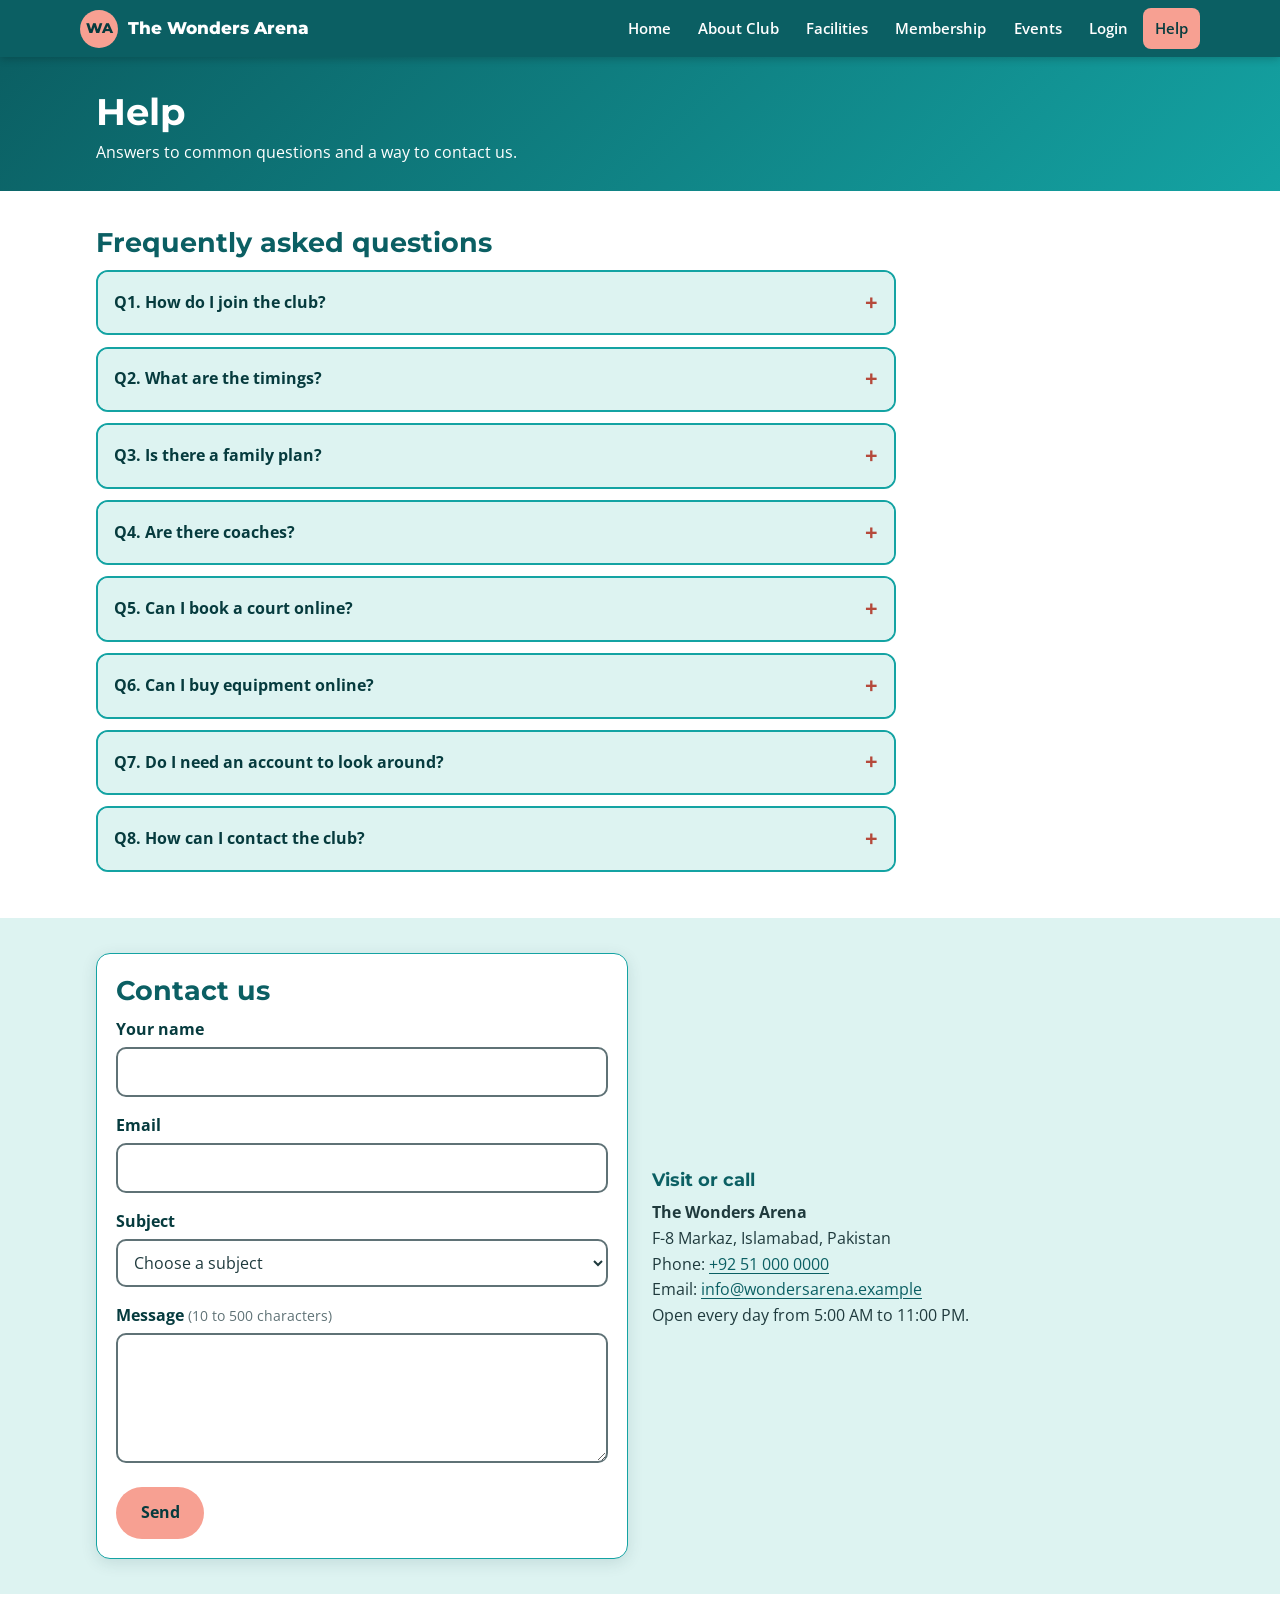
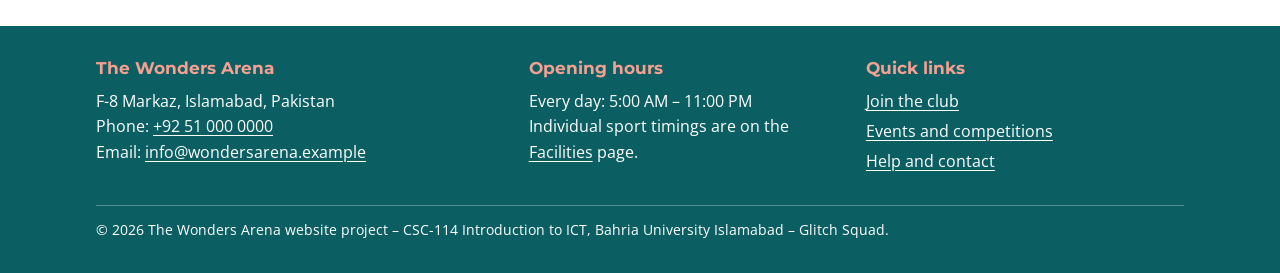
<file: help.html>
<!DOCTYPE html>
<html lang="en">
<head>
  <meta charset="utf-8">
  <meta name="viewport" content="width=device-width, initial-scale=1">
  <title>Help | The Wonders Arena</title>
  <meta name="description" content="Frequently asked questions and contact form for The Wonders Arena.">
  <link rel="preconnect" href="https://fonts.googleapis.com">
  <link rel="preconnect" href="https://fonts.gstatic.com" crossorigin>
  <link rel="stylesheet" href="https://fonts.googleapis.com/css2?family=Montserrat:wght@600;700;800&amp;family=Open+Sans:wght@400;600;700&amp;display=swap">
  <link rel="stylesheet" href="css/style.css">
  <link rel="icon" href="images/favicon.svg" type="image/svg+xml">
</head>
<body>
  <a class="skip-link" href="#main">Skip to main content</a>
  <header class="site-header">
    <div class="header-bar">
      <a class="logo" href="index.html" aria-label="The Wonders Arena, home page">
        <span class="logo-mark" aria-hidden="true">WA</span>
        <span>The Wonders Arena</span>
      </a>
    </div>
    <nav id="site-nav" class="main-nav" aria-label="Main navigation">
      <ul>
        <li><a href="index.html">Home</a></li>
        <li><a href="about.html">About Club</a></li>
        <li><a href="facilities.html">Facilities</a></li>
        <li><a href="membership.html">Membership</a></li>
        <li><a href="events.html">Events</a></li>
        <li><a href="login.html">Login</a></li>
        <li><a href="help.html" aria-current="page">Help</a></li>
      </ul>
    </nav>
  </header>

  <main id="main">
    <section class="page-title">
      <div class="container">
        <h1>Help</h1>
        <p>Answers to common questions and a way to contact us.</p>
      </div>
    </section>

    <section class="section" aria-labelledby="faq-title">
      <div class="container">
        <h2 id="faq-title">Frequently asked questions</h2>
        <div class="faq-list">
          <details class="faq-item">
            <summary>Q1. How do I join the club?</summary>
            <p>Open the Membership page, choose a plan and fill in the sign-up form. Club staff will contact you to complete your membership at the club.</p>
          </details>
          <details class="faq-item">
            <summary>Q2. What are the timings?</summary>
            <p>Each sport has its own timings. Open the Facilities page to see all timings, including separate women and men slots for swimming, the gym and boxing.</p>
          </details>
          <details class="faq-item">
            <summary>Q3. Is there a family plan?</summary>
            <p>Yes. The family plan covers up to 4 members and each member can choose different sports. Extra members can be added.</p>
          </details>
          <details class="faq-item">
            <summary>Q4. Are there coaches?</summary>
            <p>Yes. Every sport has coaches for kids and adults.</p>
          </details>
          <details class="faq-item">
            <summary>Q5. Can I book a court online?</summary>
            <p>Not on this website. Courts are booked at the club.</p>
          </details>
          <details class="faq-item">
            <summary>Q6. Can I buy equipment online?</summary>
            <p>No. Equipment such as swim costumes, racquets, balls and golf sets is bought at the club. Members of 3 or more sports get 50% off.</p>
          </details>
          <details class="faq-item">
            <summary>Q7. Do I need an account to look around?</summary>
            <p>No. Choose Continue as Guest to browse every information page without logging in.</p>
          </details>
          <details class="faq-item">
            <summary>Q8. How can I contact the club?</summary>
            <p>Use the contact form below, call the club or visit us in F-8 Markaz, Islamabad.</p>
          </details>
        </div>
      </div>
    </section>

    <section class="section section-mint" id="contact" aria-labelledby="contact-title">
      <div class="container two-col align-start">
        <form id="contact-form" class="form-card" action="#" method="post">
          <h2 id="contact-title">Contact us</h2>
          <div class="field">
            <label for="ct-name">Your name</label>
            <input type="text" id="ct-name" name="name" maxlength="50" autocomplete="name" required>
          </div>
          <div class="field">
            <label for="ct-email">Email</label>
            <input type="email" id="ct-email" name="email" maxlength="80" autocomplete="email" required>
          </div>
          <div class="field">
            <label for="ct-subject">Subject</label>
            <select id="ct-subject" name="subject" required>
              <option value="">Choose a subject</option>
              <option>Membership</option>
              <option>Timings</option>
              <option>Events and competitions</option>
              <option>Equipment</option>
              <option>Other</option>
            </select>
          </div>
          <div class="field">
            <label for="ct-message">Message <span class="hint">(10 to 500 characters)</span></label>
            <textarea id="ct-message" name="message" minlength="10" maxlength="500" required></textarea>
          </div>
          <button type="submit" class="btn btn-primary">Send</button>
          
        </form>
        <div>
          <h3>Visit or call</h3>
          <address>
            <strong>The Wonders Arena</strong><br>
            F-8 Markaz, Islamabad, Pakistan<br>
            Phone: <a href="tel:+92510000000">+92 51 000 0000</a><br>
            Email: <a href="mailto:info@wondersarena.example">info@wondersarena.example</a>
          </address>
          <p>Open every day from 5:00 AM to 11:00 PM.</p>
        </div>
      </div>
    </section>

  </main>

  <footer class="site-footer">
    <div class="container">
      <div class="footer-grid">
        <div>
          <h2>The Wonders Arena</h2>
          <address>
            F-8 Markaz, Islamabad, Pakistan<br>
            Phone: <a href="tel:+92510000000">+92 51 000 0000</a><br>
            Email: <a href="mailto:info@wondersarena.example">info@wondersarena.example</a>
          </address>
        </div>
        <div>
          <h2>Opening hours</h2>
          <p>Every day: 5:00 AM &ndash; 11:00 PM<br>Individual sport timings are on the <a href="facilities.html">Facilities</a> page.</p>
        </div>
        <div>
          <h2>Quick links</h2>
          <ul>
            <li><a href="membership.html">Join the club</a></li>
            <li><a href="events.html">Events and competitions</a></li>
            <li><a href="help.html">Help and contact</a></li>
          </ul>
        </div>
      </div>
      <p class="copyright">&copy; 2026 The Wonders Arena website project &ndash; CSC-114 Introduction to ICT, Bahria University Islamabad &ndash; Glitch Squad.</p>
    </div>
  </footer>
</body>
</html>
</file>
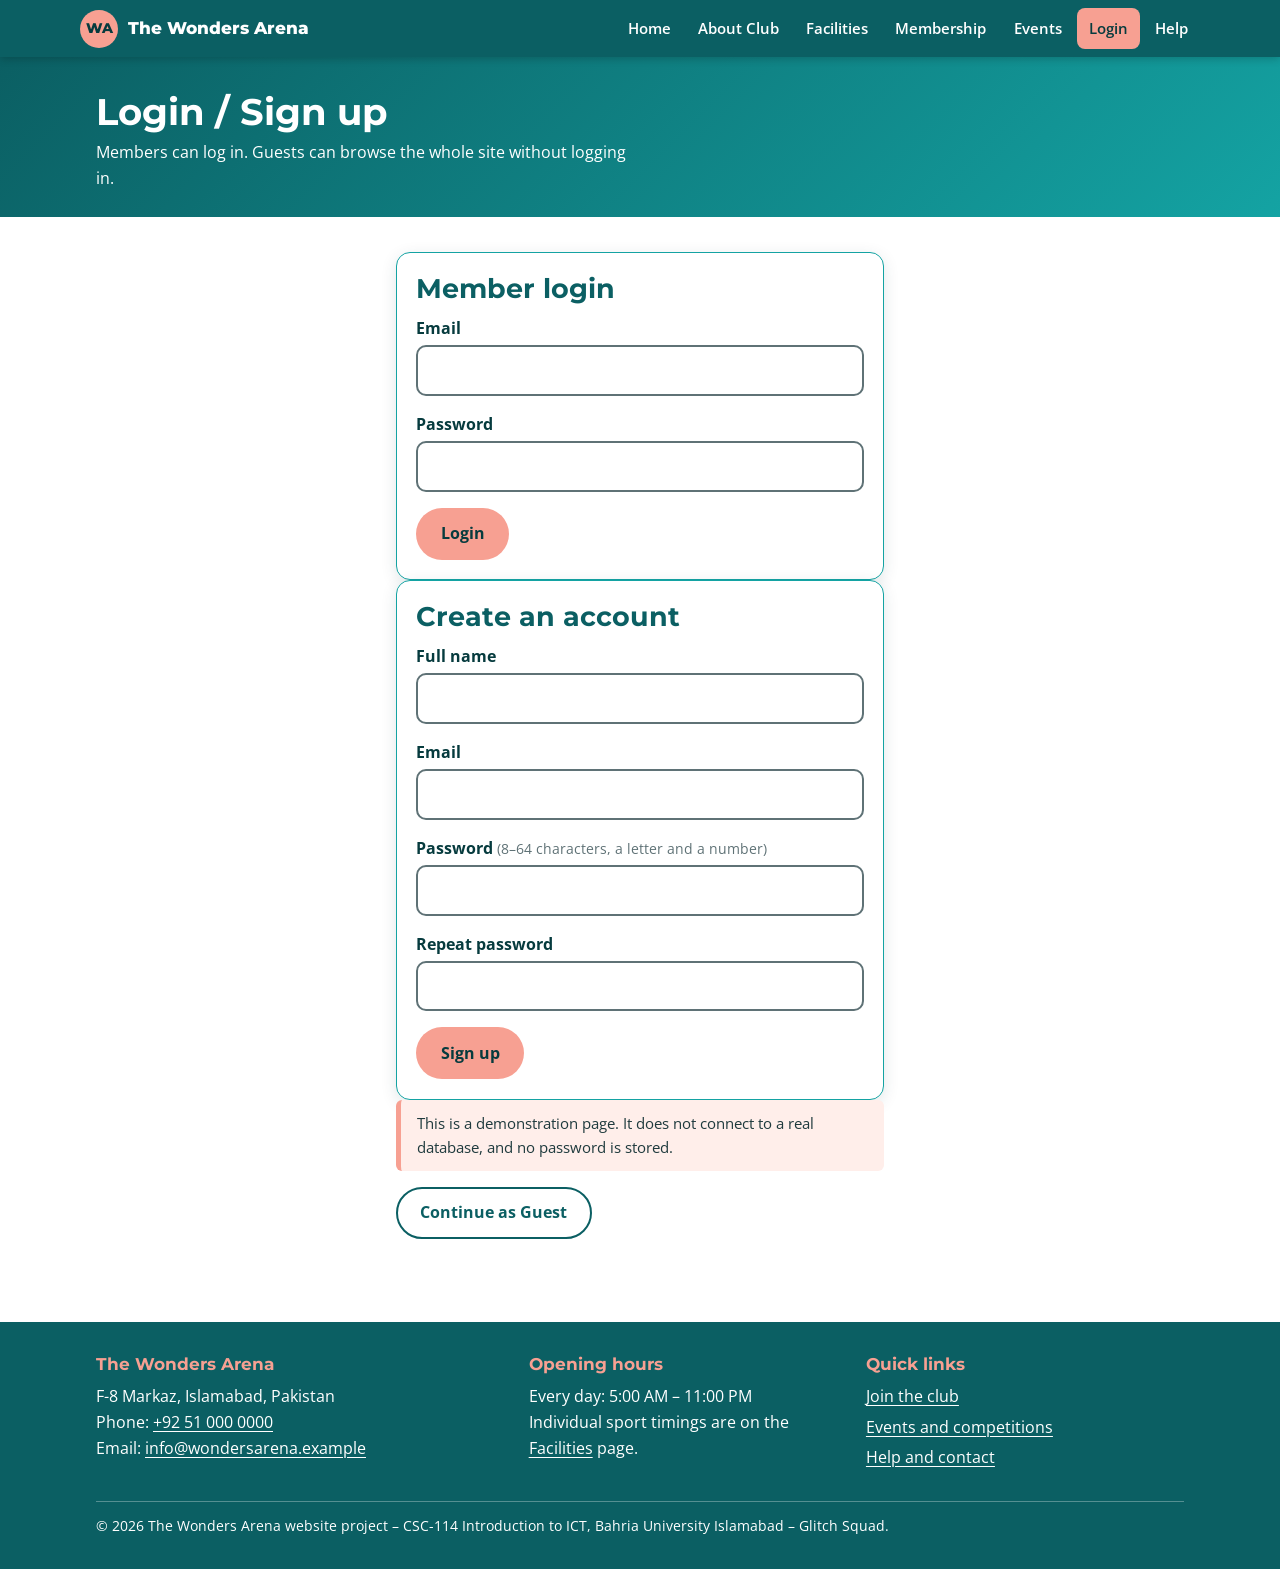
<file: login.html>
<!DOCTYPE html>
<html lang="en">
<head>
  <meta charset="utf-8">
  <meta name="viewport" content="width=device-width, initial-scale=1">
  <title>Login / Sign up | The Wonders Arena</title>
  <meta name="description" content="Member login and account sign-up for The Wonders Arena website (demonstration).">
  <link rel="preconnect" href="https://fonts.googleapis.com">
  <link rel="preconnect" href="https://fonts.gstatic.com" crossorigin>
  <link rel="stylesheet" href="https://fonts.googleapis.com/css2?family=Montserrat:wght@600;700;800&amp;family=Open+Sans:wght@400;600;700&amp;display=swap">
  <link rel="stylesheet" href="css/style.css">
  <link rel="icon" href="images/favicon.svg" type="image/svg+xml">
</head>
<body>
  <a class="skip-link" href="#main">Skip to main content</a>
  <header class="site-header">
    <div class="header-bar">
      <a class="logo" href="index.html" aria-label="The Wonders Arena, home page">
        <span class="logo-mark" aria-hidden="true">WA</span>
        <span>The Wonders Arena</span>
      </a>
    </div>
    <nav id="site-nav" class="main-nav" aria-label="Main navigation">
      <ul>
        <li><a href="index.html">Home</a></li>
        <li><a href="about.html">About Club</a></li>
        <li><a href="facilities.html">Facilities</a></li>
        <li><a href="membership.html">Membership</a></li>
        <li><a href="events.html">Events</a></li>
        <li><a href="login.html" aria-current="page">Login</a></li>
        <li><a href="help.html">Help</a></li>
      </ul>
    </nav>
  </header>

  <main id="main">
    <section class="page-title">
      <div class="container">
        <h1>Login / Sign up</h1>
        <p>Members can log in. Guests can browse the whole site without logging in.</p>
      </div>
    </section>

    <section class="section">
      <div class="container narrow">

        <form id="login-form" class="form-card" action="#" method="post">
          <h2>Member login</h2>
          <div class="field">
            <label for="lg-email">Email</label>
            <input type="email" id="lg-email" name="email" maxlength="80" autocomplete="email" required>
          </div>
          <div class="field">
            <label for="lg-password">Password</label>
            <input type="password" id="lg-password" name="password" maxlength="64" autocomplete="current-password" required>
          </div>
          <button type="submit" class="btn btn-primary">Login</button>
        </form>

        <form id="register-account-form" class="form-card" action="#" method="post">
          <h2>Create an account</h2>
          <div class="field">
            <label for="ac-name">Full name</label>
            <input type="text" id="ac-name" name="name" maxlength="50" autocomplete="name" required>
          </div>
          <div class="field">
            <label for="ac-email">Email</label>
            <input type="email" id="ac-email" name="email" maxlength="80" autocomplete="email" required>
          </div>
          <div class="field">
            <label for="ac-password">Password <span class="hint">(8&ndash;64 characters, a letter and a number)</span></label>
            <input type="password" id="ac-password" name="password" maxlength="64" autocomplete="new-password" required>
          </div>
          <div class="field">
            <label for="ac-confirm">Repeat password</label>
            <input type="password" id="ac-confirm" name="confirm" maxlength="64" autocomplete="new-password" required>
          </div>
          <button type="submit" class="btn btn-primary">Sign up</button>
        </form>

        <p class="note">This is a demonstration page. It does not connect to a real database, and no password is stored.</p>
        <p><a class="btn btn-outline" href="about.html">Continue as Guest</a></p>
      </div>
    </section>

  </main>

  <footer class="site-footer">
    <div class="container">
      <div class="footer-grid">
        <div>
          <h2>The Wonders Arena</h2>
          <address>
            F-8 Markaz, Islamabad, Pakistan<br>
            Phone: <a href="tel:+92510000000">+92 51 000 0000</a><br>
            Email: <a href="mailto:info@wondersarena.example">info@wondersarena.example</a>
          </address>
        </div>
        <div>
          <h2>Opening hours</h2>
          <p>Every day: 5:00 AM &ndash; 11:00 PM<br>Individual sport timings are on the <a href="facilities.html">Facilities</a> page.</p>
        </div>
        <div>
          <h2>Quick links</h2>
          <ul>
            <li><a href="membership.html">Join the club</a></li>
            <li><a href="events.html">Events and competitions</a></li>
            <li><a href="help.html">Help and contact</a></li>
          </ul>
        </div>
      </div>
      <p class="copyright">&copy; 2026 The Wonders Arena website project &ndash; CSC-114 Introduction to ICT, Bahria University Islamabad &ndash; Glitch Squad.</p>
    </div>
  </footer>
</body>
</html>
</file>
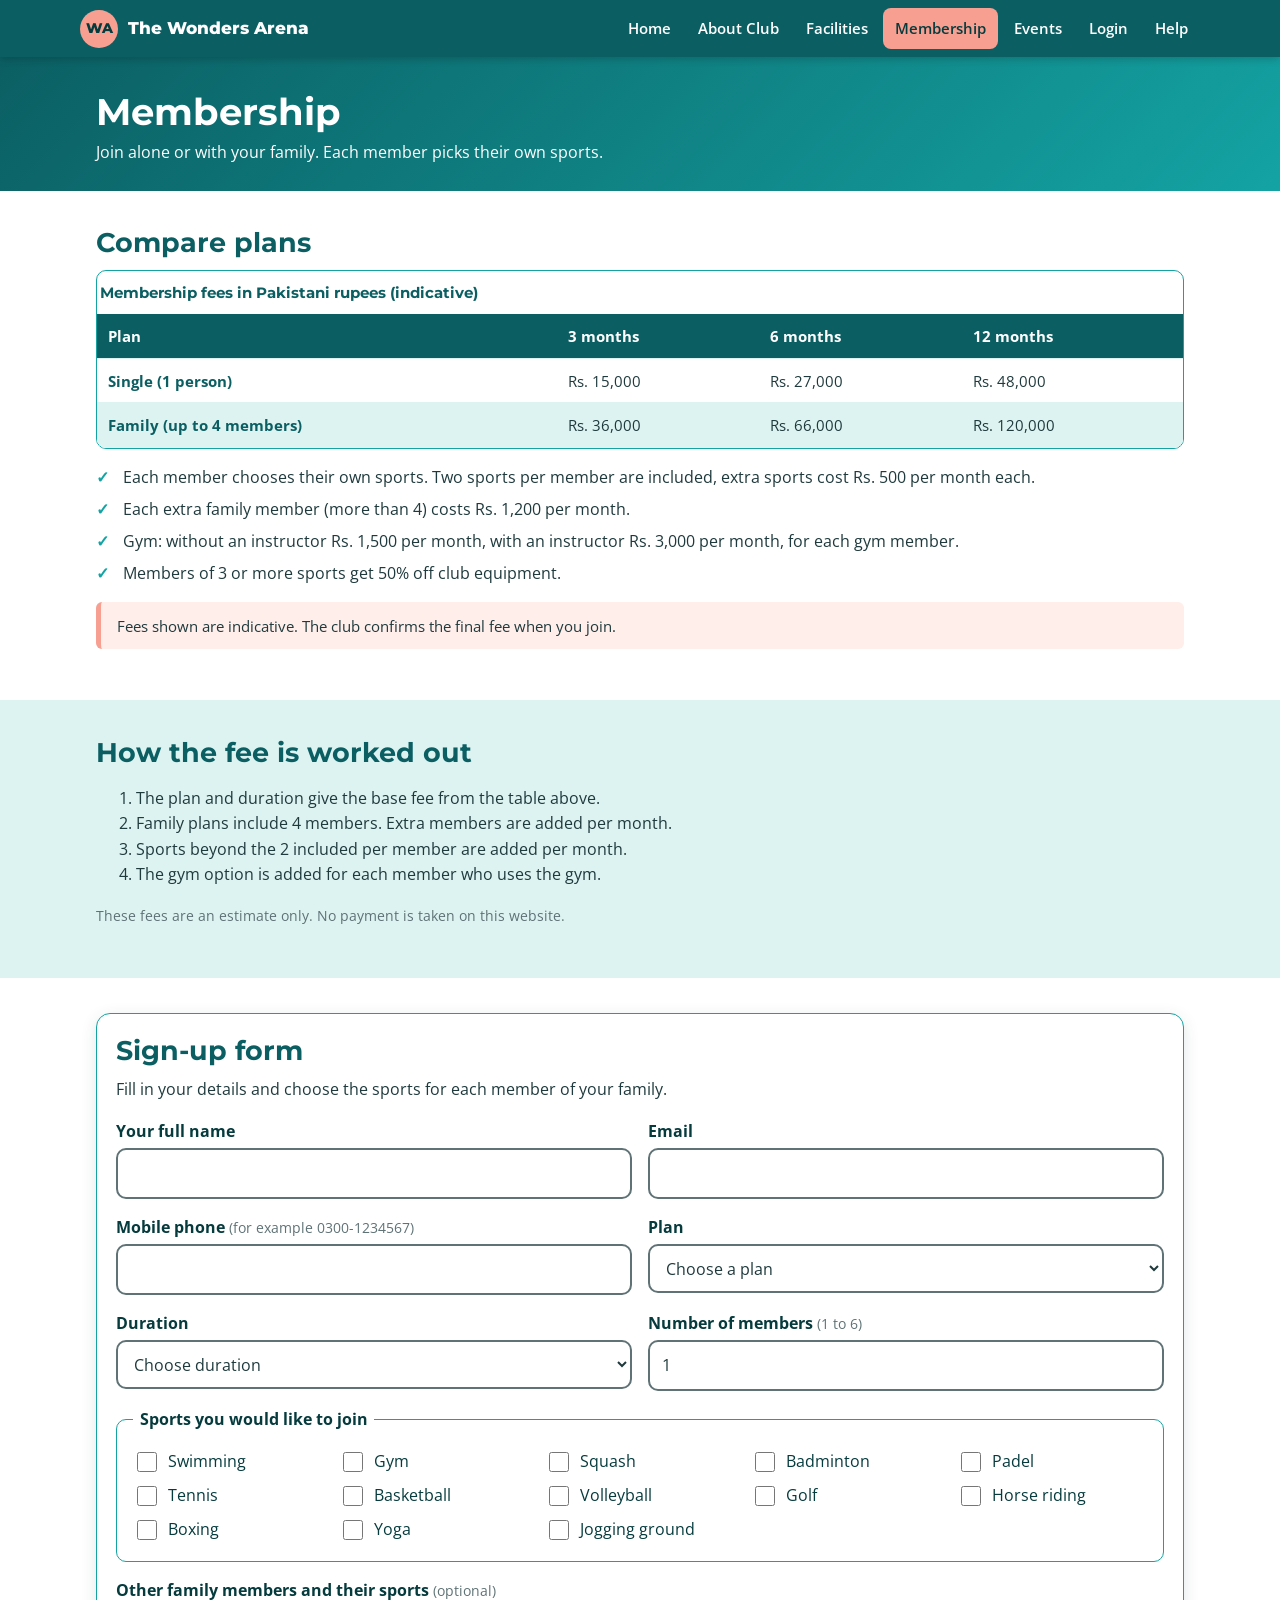
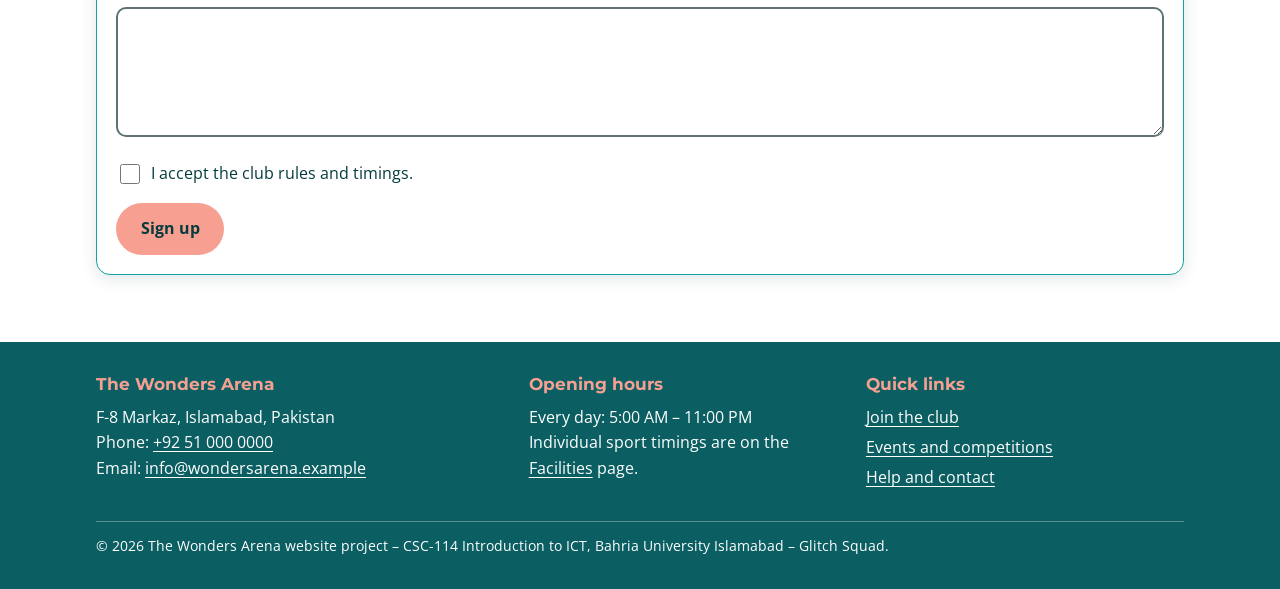
<file: membership.html>
<!DOCTYPE html>
<html lang="en">
<head>
  <meta charset="utf-8">
  <meta name="viewport" content="width=device-width, initial-scale=1">
  <title>Membership | The Wonders Arena</title>
  <meta name="description" content="Compare single and family plans, calculate your fee and sign up for The Wonders Arena.">
  <link rel="preconnect" href="https://fonts.googleapis.com">
  <link rel="preconnect" href="https://fonts.gstatic.com" crossorigin>
  <link rel="stylesheet" href="https://fonts.googleapis.com/css2?family=Montserrat:wght@600;700;800&amp;family=Open+Sans:wght@400;600;700&amp;display=swap">
  <link rel="stylesheet" href="css/style.css">
  <link rel="icon" href="images/favicon.svg" type="image/svg+xml">
</head>
<body>
  <a class="skip-link" href="#main">Skip to main content</a>
  <header class="site-header">
    <div class="header-bar">
      <a class="logo" href="index.html" aria-label="The Wonders Arena, home page">
        <span class="logo-mark" aria-hidden="true">WA</span>
        <span>The Wonders Arena</span>
      </a>
    </div>
    <nav id="site-nav" class="main-nav" aria-label="Main navigation">
      <ul>
        <li><a href="index.html">Home</a></li>
        <li><a href="about.html">About Club</a></li>
        <li><a href="facilities.html">Facilities</a></li>
        <li><a href="membership.html" aria-current="page">Membership</a></li>
        <li><a href="events.html">Events</a></li>
        <li><a href="login.html">Login</a></li>
        <li><a href="help.html">Help</a></li>
      </ul>
    </nav>
  </header>

  <main id="main">
    <section class="page-title">
      <div class="container">
        <h1>Membership</h1>
        <p>Join alone or with your family. Each member picks their own sports.</p>
      </div>
    </section>

    <section class="section" aria-labelledby="plans-title">
      <div class="container">
        <h2 id="plans-title">Compare plans</h2>
        <div class="table-wrap" role="region" aria-label="Membership plans table" tabindex="0">
          <table>
            <caption>Membership fees in Pakistani rupees (indicative)</caption>
            <thead><tr><th scope="col">Plan</th><th scope="col">3 months</th><th scope="col">6 months</th><th scope="col">12 months</th></tr></thead>
            <tbody>
              <tr><th scope="row">Single (1 person)</th><td class="num">Rs. 15,000</td><td class="num">Rs. 27,000</td><td class="num">Rs. 48,000</td></tr>
              <tr><th scope="row">Family (up to 4 members)</th><td class="num">Rs. 36,000</td><td class="num">Rs. 66,000</td><td class="num">Rs. 120,000</td></tr>
            </tbody>
          </table>
        </div>
        <ul class="check-list">
          <li>Each member chooses their own sports. Two sports per member are included, extra sports cost Rs. 500 per month each.</li>
          <li>Each extra family member (more than 4) costs Rs. 1,200 per month.</li>
          <li>Gym: without an instructor Rs. 1,500 per month, with an instructor Rs. 3,000 per month, for each gym member.</li>
          <li>Members of 3 or more sports get 50% off club equipment.</li>
        </ul>
        <p class="note">Fees shown are indicative. The club confirms the final fee when you join.</p>
      </div>
    </section>

    <section class="section section-mint" aria-labelledby="calc-title">
      <div class="container">
        <h2 id="calc-title">How the fee is worked out</h2>
        <ol>
          <li>The plan and duration give the base fee from the table above.</li>
          <li>Family plans include 4 members. Extra members are added per month.</li>
          <li>Sports beyond the 2 included per member are added per month.</li>
          <li>The gym option is added for each member who uses the gym.</li>
        </ol>
        <p class="small">These fees are an estimate only. No payment is taken on this website.</p>
      </div>
    </section>

    <section class="section" id="signup" aria-labelledby="signup-title">
      <div class="container">
        <form id="signup-form" class="form-card" action="#" method="post">
          <h2 id="signup-title">Sign-up form</h2>
          <p>Fill in your details and choose the sports for each member of your family.</p>
          <div class="form-grid cols-2">
            <div class="field">
              <label for="su-name">Your full name</label>
              <input type="text" id="su-name" name="name" maxlength="50" autocomplete="name" required>
            </div>
            <div class="field">
              <label for="su-email">Email</label>
              <input type="email" id="su-email" name="email" maxlength="80" autocomplete="email" required>
            </div>
            <div class="field">
              <label for="su-phone">Mobile phone <span class="hint">(for example 0300-1234567)</span></label>
              <input type="tel" id="su-phone" name="phone" maxlength="16" autocomplete="tel" required>
            </div>
            <div class="field">
              <label for="su-plan">Plan</label>
              <select id="su-plan" name="plan" required>
                <option value="">Choose a plan</option>
                <option value="single">Single</option>
                <option value="family">Family</option>
              </select>
            </div>
            <div class="field">
              <label for="su-months">Duration</label>
              <select id="su-months" name="months" required>
                <option value="">Choose duration</option>
                <option value="3">3 months</option>
                <option value="6">6 months</option>
                <option value="12">12 months</option>
              </select>
            </div>
            <div class="field">
              <label for="su-members">Number of members <span class="hint">(1 to 6)</span></label>
              <input type="number" id="su-members" name="members" min="1" max="6" step="1" value="1" required>
            </div>
          </div>
          <fieldset class="field">
            <legend>Sports you would like to join</legend>
            <div class="check-grid">
              <label class="check" for="sp-1"><input type="checkbox" id="sp-1" name="sports" value="Swimming"> Swimming</label>
              <label class="check" for="sp-2"><input type="checkbox" id="sp-2" name="sports" value="Gym"> Gym</label>
              <label class="check" for="sp-3"><input type="checkbox" id="sp-3" name="sports" value="Squash"> Squash</label>
              <label class="check" for="sp-4"><input type="checkbox" id="sp-4" name="sports" value="Badminton"> Badminton</label>
              <label class="check" for="sp-5"><input type="checkbox" id="sp-5" name="sports" value="Padel"> Padel</label>
              <label class="check" for="sp-6"><input type="checkbox" id="sp-6" name="sports" value="Tennis"> Tennis</label>
              <label class="check" for="sp-7"><input type="checkbox" id="sp-7" name="sports" value="Basketball"> Basketball</label>
              <label class="check" for="sp-8"><input type="checkbox" id="sp-8" name="sports" value="Volleyball"> Volleyball</label>
              <label class="check" for="sp-9"><input type="checkbox" id="sp-9" name="sports" value="Golf"> Golf</label>
              <label class="check" for="sp-10"><input type="checkbox" id="sp-10" name="sports" value="Horse riding"> Horse riding</label>
              <label class="check" for="sp-11"><input type="checkbox" id="sp-11" name="sports" value="Boxing"> Boxing</label>
              <label class="check" for="sp-12"><input type="checkbox" id="sp-12" name="sports" value="Yoga"> Yoga</label>
              <label class="check" for="sp-13"><input type="checkbox" id="sp-13" name="sports" value="Jogging ground"> Jogging ground</label>
            </div>
          </fieldset>
          <div class="field">
            <label for="su-family">Other family members and their sports <span class="hint">(optional)</span></label>
            <textarea id="su-family" name="family" maxlength="300"></textarea>
          </div>
          <div class="field">
            <label class="check" for="su-terms"><input type="checkbox" id="su-terms" name="terms"> I accept the club rules and timings.</label>
            
          </div>
          <button type="submit" class="btn btn-primary">Sign up</button>
          
        </form>
      </div>
    </section>

  </main>

  <footer class="site-footer">
    <div class="container">
      <div class="footer-grid">
        <div>
          <h2>The Wonders Arena</h2>
          <address>
            F-8 Markaz, Islamabad, Pakistan<br>
            Phone: <a href="tel:+92510000000">+92 51 000 0000</a><br>
            Email: <a href="mailto:info@wondersarena.example">info@wondersarena.example</a>
          </address>
        </div>
        <div>
          <h2>Opening hours</h2>
          <p>Every day: 5:00 AM &ndash; 11:00 PM<br>Individual sport timings are on the <a href="facilities.html">Facilities</a> page.</p>
        </div>
        <div>
          <h2>Quick links</h2>
          <ul>
            <li><a href="membership.html">Join the club</a></li>
            <li><a href="events.html">Events and competitions</a></li>
            <li><a href="help.html">Help and contact</a></li>
          </ul>
        </div>
      </div>
      <p class="copyright">&copy; 2026 The Wonders Arena website project &ndash; CSC-114 Introduction to ICT, Bahria University Islamabad &ndash; Glitch Squad.</p>
    </div>
  </footer>
</body>
</html>
</file>
<file: css/style.css>
/* =====================================================================
   The Wonders Arena - main style sheet (one external file for all pages)
   CSC-114 ICT Website Project, Glitch Squad
   Sections: 1 Variables  2 Base  3 Layout  4 Header and navigation
             5 Buttons  6 Hero  7 Cards and grids  8 Tables  9 Forms
             10 Components (details lists, notice board, events)  11 Footer
             12 Media queries (mobile first)
   ===================================================================== */

/* ---------- 1. Variables (colour palette and fonts from the report) ---------- */
:root {
  --teal-dark: #0B5F63;
  --teal: #14A3A3;
  --coral: #F7A092;
  --coral-soft: #FFEEEA;
  --coral-text: #B5493B;
  --mint: #DDF3F1;
  --ink: #063B3E;
  --text: #1F3A3D;
  --gray: #5F7276;
  --white: #FFFFFF;
  --error: #B3261E;
  --ok: #1B6B3A;
  --radius: 14px;
  --shadow: 0 4px 16px rgba(6, 59, 62, 0.12);
  --font-head: "Montserrat", Arial, Helvetica, sans-serif;
  --font-body: "Open Sans", Arial, Helvetica, sans-serif;
}

/* ---------- 2. Base ---------- */
*, *::before, *::after { box-sizing: border-box; }
html { scroll-behavior: smooth; }
body {
  margin: 0;
  font-family: var(--font-body);
  font-size: 1rem;
  line-height: 1.6;
  color: var(--text);
  background: var(--white);
}
img { max-width: 100%; height: auto; display: block; }
h1, h2, h3, h4 { font-family: var(--font-head); color: var(--teal-dark); line-height: 1.25; margin: 0 0 0.6rem; }
h1 { font-size: 1.9rem; }
h2 { font-size: 1.5rem; }
h3 { font-size: 1.15rem; }
p { margin: 0 0 1rem; }
a { color: var(--teal-dark); text-underline-offset: 3px; }
a:hover { color: var(--coral-text); }
:focus-visible { outline: 3px solid var(--coral-text); outline-offset: 2px; }
.skip-link {
  position: absolute; left: -999px; top: 0; z-index: 100;
  background: var(--ink); color: var(--white); padding: 0.6rem 1rem;
}
.skip-link:focus { left: 0; }
.visually-hidden {
  position: absolute !important; width: 1px; height: 1px; overflow: hidden;
  clip: rect(0 0 0 0); white-space: nowrap;
}

/* ---------- 3. Layout ---------- */
.container { width: 100%; max-width: 1120px; margin: 0 auto; padding: 0 1rem; }
.section { padding: 2.2rem 0; }
.section-mint { background: var(--mint); }
.section-coral { background: var(--coral-soft); }
.page-title { background: linear-gradient(135deg, var(--teal-dark), var(--teal)); color: var(--white); padding: 2rem 0 1.6rem; }
.page-title h1 { color: var(--white); margin-bottom: 0.3rem; }
.page-title p { margin: 0; max-width: 60ch; }
.lead { font-size: 1.1rem; max-width: 65ch; }
.two-col { display: grid; gap: 1.5rem; }
.align-start { align-items: start; }
.narrow { max-width: 520px; }
.no-margin { margin: 0; }
.note { background: var(--coral-soft); border-left: 5px solid var(--coral); padding: 0.7rem 1rem; border-radius: 6px; font-size: 0.95rem; }
.small { font-size: 0.9rem; color: var(--gray); }

/* ---------- 4. Header and navigation ---------- */
.site-header { background: var(--teal-dark); color: var(--white); position: sticky; top: 0; z-index: 50; box-shadow: 0 2px 8px rgba(0, 0, 0, 0.2); }
.header-bar { display: flex; align-items: center; justify-content: space-between; gap: 1rem; padding: 0.6rem 1rem; max-width: 1120px; margin: 0 auto; }
.logo { display: flex; align-items: center; gap: 0.6rem; color: var(--white); text-decoration: none; font-family: var(--font-head); font-weight: 800; font-size: 1.05rem; }
.logo:hover { color: var(--coral); }
.logo-mark { display: grid; place-items: center; width: 38px; height: 38px; border-radius: 50%; background: var(--coral); color: var(--ink); font-size: 0.9rem; }
.main-nav { background: var(--teal-dark); }
.main-nav ul { list-style: none; margin: 0 auto; padding: 0 0.6rem 0.7rem; display: flex; flex-wrap: wrap; gap: 0.2rem; max-width: 1120px; }
.main-nav a { display: block; color: var(--white); text-decoration: none; padding: 0.5rem 0.7rem; border-radius: 8px; font-weight: 600; font-size: 0.92rem; }
.main-nav a:hover { background: rgba(255, 255, 255, 0.15); color: var(--white); }
.main-nav a[aria-current="page"] { background: var(--coral); color: var(--ink); }
/* ---------- 5. Buttons ---------- */
.btn {
  display: inline-block; border: 2px solid transparent; border-radius: 999px;
  padding: 0.7rem 1.4rem; font: inherit; font-weight: 700; text-align: center;
  text-decoration: none; cursor: pointer; min-height: 44px;
}
.btn-primary { background: var(--coral); color: var(--ink); }
.btn-primary:hover { background: #f58b79; color: var(--ink); }
.btn-light { background: var(--white); color: var(--teal-dark); }
.btn-light:hover { background: var(--mint); color: var(--teal-dark); }
.btn-outline { background: transparent; border-color: var(--teal-dark); color: var(--teal-dark); }
.btn-outline:hover { background: var(--mint); color: var(--teal-dark); }
.btn-row { display: flex; flex-wrap: wrap; gap: 0.8rem; }

/* ---------- 6. Hero (Home page) ---------- */
.hero { position: relative; background: var(--ink); color: var(--white); }
.hero-media img { width: 100%; aspect-ratio: 4 / 3; object-fit: cover; object-position: 72% 46%; }
.hero-content { padding: 1.5rem 1rem 2rem; max-width: 1120px; margin: 0 auto; }
.hero h1 { color: var(--white); font-size: 2.3rem; margin-bottom: 0.4rem; }
.tagline { font-family: var(--font-head); font-weight: 600; font-size: 1.1rem; letter-spacing: 0.04em; color: var(--coral); margin-bottom: 1.2rem; }
.hero-text { max-width: 48ch; margin-bottom: 1.4rem; }

/* ---------- 7. Cards and grids ---------- */
.card-grid { display: grid; gap: 1rem; grid-template-columns: repeat(auto-fit, minmax(230px, 1fr)); }
.card { background: var(--white); border: 1px solid var(--teal); border-radius: var(--radius); padding: 1.1rem; box-shadow: var(--shadow); }
.section-mint .card, .section-coral .card { border-color: transparent; }
.card h3 { margin-top: 0; }
.card-link { display: block; text-decoration: none; color: var(--text); height: 100%; transition: transform 0.15s ease, box-shadow 0.15s ease; }
.card-link:hover { transform: translateY(-3px); box-shadow: 0 8px 22px rgba(6, 59, 62, 0.2); color: var(--text); }
.card-link h3 { color: var(--teal-dark); }
.icon { font-size: 1.9rem; display: block; margin-bottom: 0.3rem; }
.stats { display: grid; grid-template-columns: repeat(2, 1fr); gap: 0.8rem; text-align: center; }
.stat { background: var(--white); border-radius: var(--radius); padding: 0.9rem; border: 1px solid var(--teal); }
.stat strong { display: block; font-family: var(--font-head); font-size: 1.7rem; color: var(--teal-dark); }
.figure-img { border-radius: var(--radius); overflow: hidden; box-shadow: var(--shadow); }
.figure-img img { width: 100%; aspect-ratio: 16 / 10; object-fit: cover; }
figcaption { font-size: 0.85rem; color: var(--gray); padding: 0.4rem 0.2rem; }
.check-list { list-style: none; padding: 0; margin: 0 0 1rem; }
.check-list li { padding-left: 1.7rem; position: relative; margin-bottom: 0.4rem; }
.check-list li::before { content: "\2713"; position: absolute; left: 0; color: var(--teal); font-weight: 800; }
address { font-style: normal; }

/* ---------- 8. Tables ---------- */
.table-wrap { overflow-x: auto; margin-bottom: 1rem; border-radius: 10px; border: 1px solid var(--teal); }
table { width: 100%; border-collapse: collapse; font-size: 0.95rem; background: var(--white); }
caption { text-align: left; font-family: var(--font-head); font-weight: 700; color: var(--teal-dark); padding: 0.6rem 0.2rem; caption-side: top; }
th, td { padding: 0.6rem 0.7rem; text-align: left; vertical-align: top; border-bottom: 1px solid var(--mint); }
thead th { background: var(--teal-dark); color: var(--white); white-space: nowrap; }
tbody tr:nth-child(even) { background: var(--mint); }
tbody th { font-weight: 700; color: var(--teal-dark); }
td.num { white-space: nowrap; }

/* ---------- 9. Forms ---------- */
.form-card { background: var(--white); border: 1px solid var(--teal); border-radius: var(--radius); padding: 1.2rem; box-shadow: var(--shadow); }
.field { margin-bottom: 1rem; }
label, legend { display: block; font-weight: 700; color: var(--ink); margin-bottom: 0.25rem; }
.hint { font-weight: 400; color: var(--gray); font-size: 0.85rem; }
input[type="text"], input[type="email"], input[type="tel"], input[type="password"], input[type="number"], select, textarea {
  width: 100%; padding: 0.65rem 0.75rem; font: inherit; color: var(--text);
  border: 2px solid var(--gray); border-radius: 10px; background: var(--white); min-height: 44px;
}
textarea { min-height: 130px; resize: vertical; }
input:focus, select:focus, textarea:focus { border-color: var(--teal-dark); outline: 3px solid var(--mint); }
input[aria-invalid="true"], select[aria-invalid="true"], textarea[aria-invalid="true"] { border-color: var(--error); background: #FFF6F5; }
.error { color: var(--error); font-size: 0.9rem; font-weight: 600; margin: 0.3rem 0 0; min-height: 0; }
fieldset { border: 1px solid var(--teal); border-radius: 10px; margin: 0 0 1rem; padding: 0.8rem 1rem; }
fieldset legend { padding: 0 0.4rem; }
.check { display: flex; align-items: center; gap: 0.5rem; font-weight: 400; margin-bottom: 0.3rem; }
.check input { width: 20px; height: 20px; accent-color: var(--teal-dark); flex: none; }
.sport-checks { display: grid; grid-template-columns: repeat(auto-fill, minmax(140px, 1fr)); gap: 0.2rem 0.8rem; }
.form-grid { display: grid; gap: 0 1rem; }
.result { background: var(--mint); border: 2px solid var(--teal-dark); border-radius: var(--radius); padding: 1rem; margin-top: 1rem; }
.result .total { font-family: var(--font-head); font-size: 1.6rem; font-weight: 800; color: var(--teal-dark); margin: 0.4rem 0; }
.result dl { margin: 0; display: grid; grid-template-columns: 1fr auto; gap: 0.2rem 1rem; }
.result dt { font-weight: 600; }
.result dd { margin: 0; text-align: right; }
.success { background: #E6F5EC; border: 2px solid var(--ok); color: #0F4D28; border-radius: var(--radius); padding: 1rem; margin-top: 1rem; font-weight: 600; }

/* ---------- 10. Components ---------- */
.facility-list { display: grid; gap: 0.6rem; margin-bottom: 1rem; }
.facility, .faq-item { background: var(--white); border: 2px solid var(--teal); border-radius: 12px; overflow: hidden; }
.facility summary, .faq-item summary {
  display: flex; align-items: center; gap: 0.6rem; cursor: pointer; list-style: none;
  background: var(--mint); padding: 0.8rem 1rem; font-weight: 700; color: var(--ink); min-height: 48px;
}
.facility summary::-webkit-details-marker, .faq-item summary::-webkit-details-marker { display: none; }
.facility summary::after, .faq-item summary::after { content: "+"; margin-left: auto; font-size: 1.4rem; color: var(--coral-text); }
.facility[open] summary::after, .faq-item[open] summary::after { content: "\2212"; }
.facility summary:hover, .faq-item summary:hover { background: var(--coral-soft); }
.facility .icon { font-size: 1.4rem; }
.facility-body { padding: 0.9rem 1rem; }
.faq-list { max-width: 800px; }
.faq-item { margin-bottom: 0.7rem; }
.faq-item p { margin: 0; padding: 0.9rem 1rem; }
.check-grid { display: grid; grid-template-columns: repeat(auto-fill, minmax(170px, 1fr)); gap: 0.2rem 1rem; }
.product { display: flex; flex-direction: column; gap: 0.2rem; text-align: center; }
.price { font-weight: 800; color: var(--teal-dark); font-size: 1.1rem; }
.price s { color: var(--gray); font-weight: 400; margin-right: 0.4rem; }
.badge { display: inline-block; background: var(--coral-soft); color: var(--coral-text); border-radius: 999px; padding: 0.1rem 0.7rem; font-size: 0.8rem; font-weight: 700; }
.notice-board { background: var(--ink); color: var(--white); border-radius: var(--radius); padding: 1rem 1.2rem; display: flex; gap: 0.8rem; align-items: center; }
.notice-board strong { color: var(--coral); }
.event-card { display: flex; flex-direction: column; gap: 0.5rem; }
.event-date { display: inline-flex; flex-direction: column; align-items: center; background: var(--coral); color: var(--ink); border-radius: 10px; padding: 0.3rem 0.8rem; font-weight: 800; align-self: flex-start; }
.event-date span { font-size: 0.8rem; text-transform: uppercase; }
.event-meta { color: var(--gray); font-size: 0.9rem; margin: 0; }

/* ---------- 11. Footer ---------- */
.site-footer { background: var(--teal-dark); color: var(--white); padding: 2rem 0 1rem; margin-top: 2rem; }
.site-footer h2 { color: var(--coral); font-size: 1.05rem; }
.site-footer a { color: var(--white); }
.site-footer a:hover { color: var(--coral); }
.footer-grid { display: grid; gap: 1.2rem; }
.footer-grid ul { list-style: none; padding: 0; margin: 0; }
.footer-grid li { margin-bottom: 0.3rem; }
.copyright { border-top: 1px solid rgba(255, 255, 255, 0.3); margin-top: 1.5rem; padding-top: 0.8rem; font-size: 0.85rem; }

/* ---------- 12. Media queries (mobile first) ---------- */
@media (min-width: 700px) {
  h1 { font-size: 2.3rem; }
  h2 { font-size: 1.7rem; }
  .two-col { grid-template-columns: 1fr 1fr; align-items: center; }
  .stats { grid-template-columns: repeat(4, 1fr); }
  .form-grid.cols-2 { grid-template-columns: 1fr 1fr; }
  .footer-grid { grid-template-columns: 1.3fr 1fr 1fr; }
}
@media (min-width: 900px) {
  .main-nav { background: transparent; }
  .site-header { display: flex; align-items: center; justify-content: space-between; padding: 0 max(1rem, calc((100% - 1120px) / 2)); }
  .header-bar { padding: 0.6rem 0; margin: 0; max-width: none; }
  .main-nav ul { display: flex; padding: 0; margin: 0; gap: 0.2rem; max-width: none; }
  .main-nav a { padding: 0.5rem 0.75rem; font-size: 0.95rem; }
  /* Hero: text on the left, the sign on the building stays visible on the right */
  .hero { min-height: 560px; display: flex; align-items: center; }
  .hero-media { position: absolute; inset: 0; }
  .hero-media img { height: 100%; aspect-ratio: auto; object-position: 50% 44%; }
  .hero::before { content: ""; position: absolute; inset: 0; z-index: 1; background: linear-gradient(90deg, rgba(6, 59, 62, 0.92) 0%, rgba(6, 59, 62, 0.72) 38%, rgba(6, 59, 62, 0) 62%); }
  .hero-content { position: relative; z-index: 2; width: 100%; padding: 3rem 1rem; }
  .hero h1 { font-size: 3.2rem; }
  .hero-text, .hero h1, .tagline, .hero .btn-row { max-width: 460px; }
}
@media (prefers-reduced-motion: reduce) {
  html { scroll-behavior: auto; }
  .card-link { transition: none; }
}
</file>
